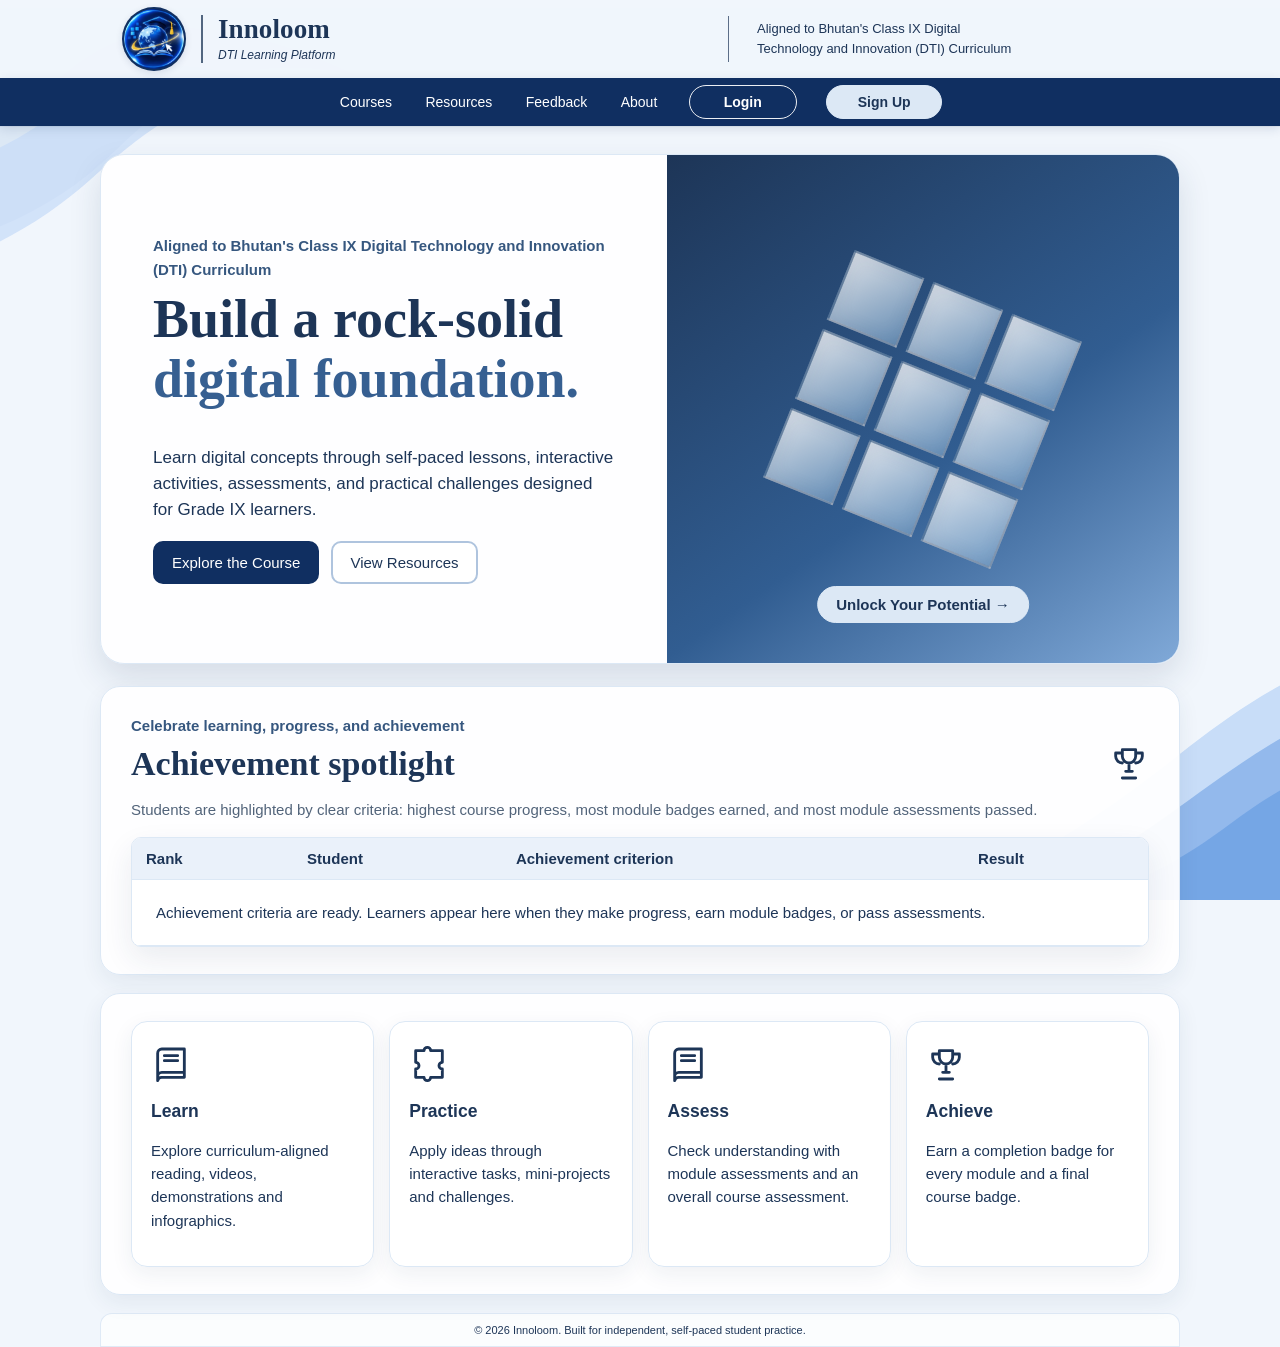
<file: index.html>
<!doctype html>
<html lang="en"><head><meta charset="utf-8"><meta name="viewport" content="width=device-width,initial-scale=1"><title>Innoloom — Grade IX DTI</title><link rel="stylesheet" href="css/styles.css"></head>
<body data-page="home"><header id="site-header"></header>
<main>
<section class="hero"><div class="hero-copy"><p class="eyebrow">Aligned to Bhutan's Class IX Digital Technology and Innovation (DTI) Curriculum</p><h1>Build a rock-solid <span>digital foundation.</span></h1><p class="lead">Learn digital concepts through self-paced lessons, interactive activities, assessments, and practical challenges designed for Grade IX learners.</p><div class="button-row"><a class="btn btn-primary" href="course.html">Explore the Course</a><a class="btn btn-outline" href="resources.html">View Resources</a></div></div><div class="hero-art"><div class="cube-grid"><span></span><span></span><span></span><span></span><span></span><span></span><span></span><span></span><span></span></div><div class="hero-badge">Unlock Your Potential →</div></div></section>
<section class="section"><div class="section-title"><div><p class="eyebrow">Celebrate learning, progress, and achievement</p><h2>Achievement spotlight</h2></div><span class="icon-chip"><svg class="ui-icon" viewBox="0 0 24 24" aria-hidden="true"><path d="M8 4h8v4a4 4 0 0 1-8 0zM8 6H4v2a4 4 0 0 0 4 4M16 6h4v2a4 4 0 0 1-4 4M12 12v5M8 21h8M10 17h4"/></svg></span></div><p class="muted">Students are highlighted by clear criteria: highest course progress, most module badges earned, and most module assessments passed.</p><div class="table-wrap"><table><thead><tr><th>Rank</th><th>Student</th><th>Achievement criterion</th><th>Result</th></tr></thead><tbody id="achievement-rows"></tbody></table></div></section>
<section class="section"><div class="pathway-grid"><article class="info-card"><div class="big-icon"><svg class="ui-icon" viewBox="0 0 24 24" aria-hidden="true"><path d="M4 5.5A2.5 2.5 0 0 1 6.5 3H20v17H6.5A2.5 2.5 0 0 0 4 22zM4 5.5v14A2.5 2.5 0 0 1 6.5 17H20M8 7h8M8 10h8"/></svg></div><h3>Learn</h3><p>Explore curriculum-aligned reading, videos, demonstrations and infographics.</p></article><article class="info-card"><div class="big-icon"><svg class="ui-icon" viewBox="0 0 24 24" aria-hidden="true"><path d="M4 4h5a2 2 0 1 1 4 0h7v7a2 2 0 1 0 0 4v5h-7a2 2 0 1 1-4 0H4v-5a2 2 0 1 0 0-4z"/></svg></div><h3>Practice</h3><p>Apply ideas through interactive tasks, mini-projects and challenges.</p></article><article class="info-card"><div class="big-icon"><svg class="ui-icon" viewBox="0 0 24 24" aria-hidden="true"><path d="M4 5.5A2.5 2.5 0 0 1 6.5 3H20v17H6.5A2.5 2.5 0 0 0 4 22zM4 5.5v14A2.5 2.5 0 0 1 6.5 17H20M8 7h8M8 10h8"/></svg></div><h3>Assess</h3><p>Check understanding with module assessments and an overall course assessment.</p></article><article class="info-card"><div class="big-icon"><svg class="ui-icon" viewBox="0 0 24 24" aria-hidden="true"><path d="M8 4h8v4a4 4 0 0 1-8 0zM8 6H4v2a4 4 0 0 0 4 4M16 6h4v2a4 4 0 0 1-4 4M12 12v5M8 21h8M10 17h4"/></svg></div><h3>Achieve</h3><p>Earn a completion badge for every module and a final course badge.</p></article></div></section>
</main><footer id="site-footer"></footer><script src="js/app.js"></script></body></html>
</file>
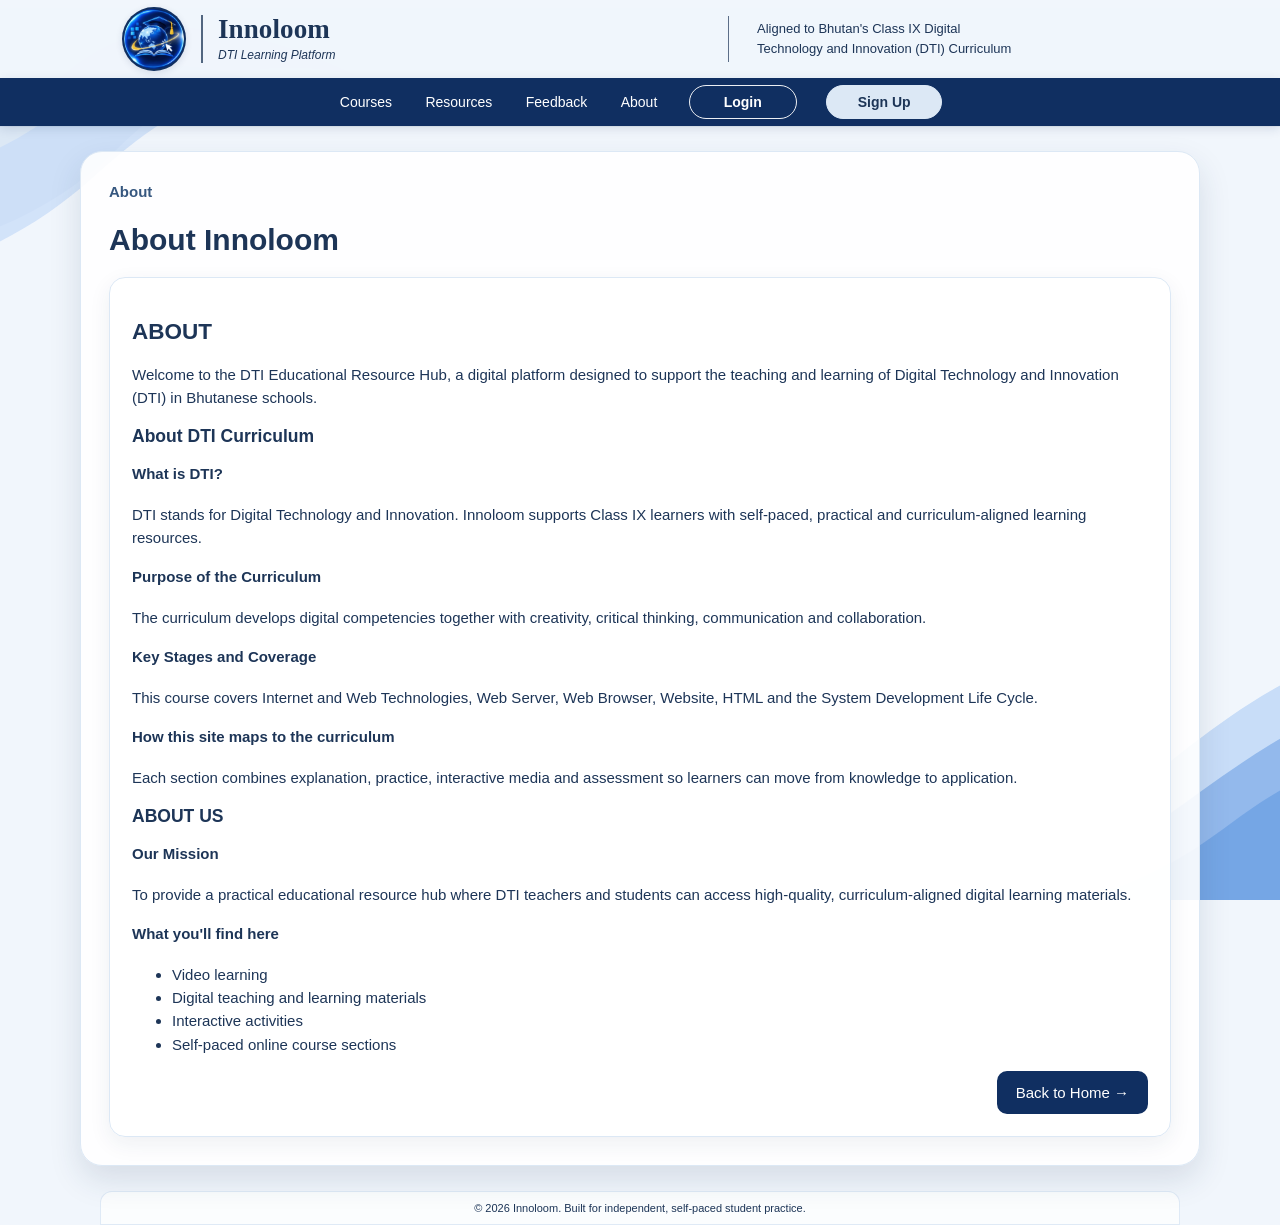
<file: about.html>
<!doctype html><html lang="en"><head><meta charset="utf-8"><meta name="viewport" content="width=device-width,initial-scale=1"><title>About — Innoloom</title><link rel="stylesheet" href="css/styles.css"></head>
<body data-page="about"><header id="site-header"></header><main class="page-shell reading-page"><p class="eyebrow">About</p><h1>About Innoloom</h1><div class="reading-card"><h2>ABOUT</h2><p>Welcome to the DTI Educational Resource Hub, a digital platform designed to support the teaching and learning of Digital Technology and Innovation (DTI) in Bhutanese schools.</p><h3>About DTI Curriculum</h3><h4>What is DTI?</h4><p>DTI stands for Digital Technology and Innovation. Innoloom supports Class IX learners with self-paced, practical and curriculum-aligned learning resources.</p><h4>Purpose of the Curriculum</h4><p>The curriculum develops digital competencies together with creativity, critical thinking, communication and collaboration.</p><h4>Key Stages and Coverage</h4><p>This course covers Internet and Web Technologies, Web Server, Web Browser, Website, HTML and the System Development Life Cycle.</p><h4>How this site maps to the curriculum</h4><p>Each section combines explanation, practice, interactive media and assessment so learners can move from knowledge to application.</p><h3>ABOUT US</h3><h4>Our Mission</h4><p>To provide a practical educational resource hub where DTI teachers and students can access high-quality, curriculum-aligned digital learning materials.</p><h4>What you'll find here</h4><ul><li>Video learning</li><li>Digital teaching and learning materials</li><li>Interactive activities</li><li>Self-paced online course sections</li></ul><div class="right"><a class="btn btn-primary" href="index.html">Back to Home →</a></div></div></main><footer id="site-footer"></footer><script src="js/app.js"></script></body></html>
</file>
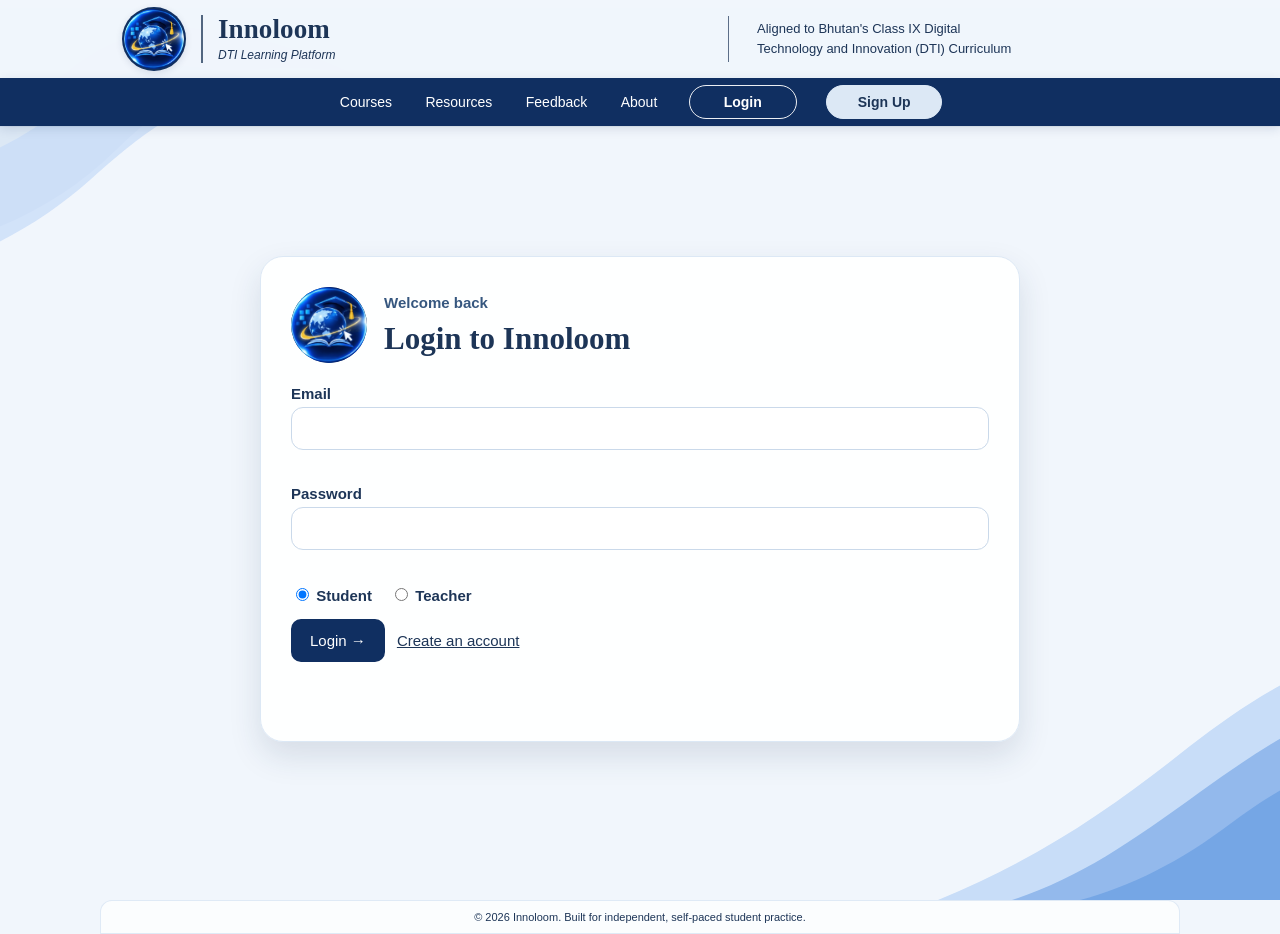
<file: course.html>
<!doctype html><html lang="en"><head><meta charset="utf-8"><meta name="viewport" content="width=device-width,initial-scale=1"><title>Course Overview — Innoloom</title><link rel="stylesheet" href="css/styles.css"></head>
<body data-page="course"><header id="site-header"></header><main class="course-overview"><section class="journey-hero"><p class="eyebrow">Grade IX Digital Technology & Innovation</p><h1>Your <span>Learning</span> Journey</h1><p>Learn the lesson, complete activities, pass the assessment, and unlock your badge.</p><div class="journey-steps"><div><span>1</span><b>Learn</b></div><div><span>2</span><b>Practice</b></div><div><span>3</span><b>Assessment</b></div><div><span><svg class="ui-icon" viewBox="0 0 24 24" aria-hidden="true"><path d="M8 4h8v4a4 4 0 0 1-8 0zM8 6H4v2a4 4 0 0 0 4 4M16 6h4v2a4 4 0 0 1-4 4M12 12v5M8 21h8M10 17h4"/></svg></span><b>Badge</b></div></div></section><section class="overview-cards"><article><div class="big-icon">📖</div><div><h2>1. LEARN</h2><p>Explore the lesson and understand the concepts.</p></div></article><article><div class="big-icon">🧩</div><div><h2>2. PRACTICE</h2><p>Complete activities and put your knowledge into action.</p></div></article><article><div class="big-icon">📝</div><div><h2>3. ASSESSMENT</h2><p>Take the section assessment and test your understanding.</p></div></article><article><div class="big-icon">🏅</div><div><h2>4. EARN YOUR BADGE</h2><p>Pass the assessment and earn your achievement badge.</p></div></article></section><section class="course-start"><div class="progress-panel"><div class="progress-head"><span>Your Progress</span><strong id="course-progress-label">0%</strong></div><div class="progress-track"><div id="course-progress-bar" class="progress-bar" style="width:0%"></div></div></div><a class="btn btn-primary large" href="module.html?m=1&s=intro">Start Learning Free →</a></section></main><footer id="site-footer"></footer><script src="js/app.js"></script></body></html>
</file>
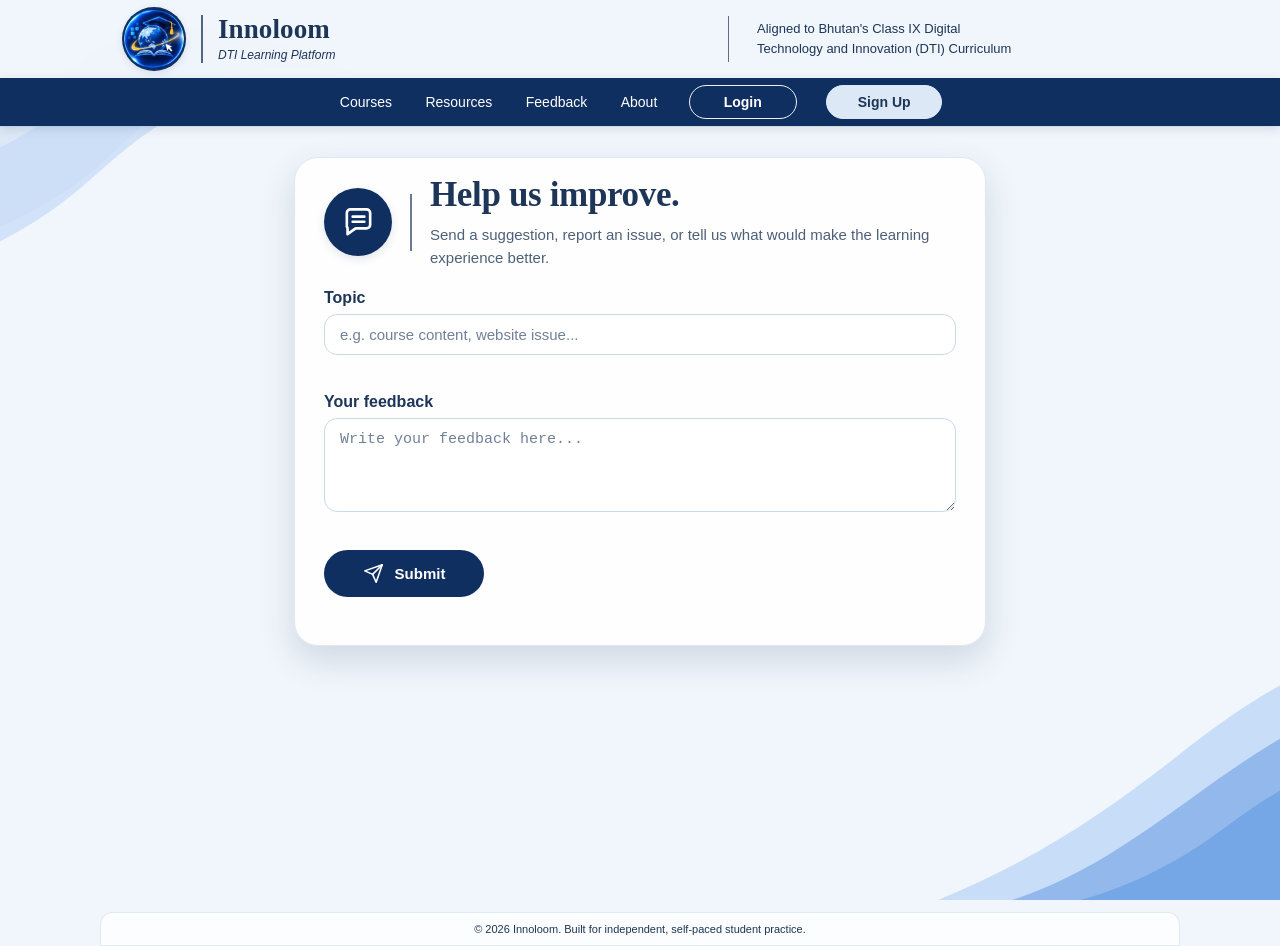
<file: feedback.html>
<!doctype html>
<html lang="en">
<head>
  <meta charset="utf-8">
  <meta name="viewport" content="width=device-width, initial-scale=1">
  <title>Feedback — Innoloom</title>
  <link rel="stylesheet" href="css/styles.css">
</head>
<body data-page="feedback">
  <header id="site-header"></header>

  <main class="auth-shell feedback-shell">
    <section class="auth-card feedback-card" aria-labelledby="feedback-title">
      <div class="feedback-intro">
        <span class="feedback-icon" aria-hidden="true">
          <svg viewBox="0 0 24 24" fill="none" stroke="currentColor" stroke-width="1.8" stroke-linecap="round" stroke-linejoin="round">
            <path d="M4 5.5A2.5 2.5 0 0 1 6.5 3h11A2.5 2.5 0 0 1 20 5.5v8a2.5 2.5 0 0 1-2.5 2.5H10l-5.5 4v-4.3A2.5 2.5 0 0 1 4 13.5z"/>
            <path d="M8 8h8M8 11.5h8"/>
          </svg>
        </span>
        <span class="feedback-heading-divider" aria-hidden="true"></span>
        <div class="feedback-intro-copy">
          <h1 id="feedback-title">Help us improve.</h1>
          <p>Send a suggestion, report an issue, or tell us what would make the learning experience better.</p>
        </div>
      </div>

      <form id="feedback-form" novalidate>
        <div class="form-group">
          <label for="feedback-topic">Topic</label>
          <input id="feedback-topic" name="topic" required maxlength="120" placeholder="e.g. course content, website issue...">
          <small class="field-error"></small>
        </div>
        <div class="form-group">
          <label for="feedback-text">Your feedback</label>
          <textarea id="feedback-text" name="feedback" rows="4" required minlength="10" maxlength="1000" placeholder="Write your feedback here..."></textarea>
          <small class="field-error"></small>
        </div>
        <button class="btn btn-primary feedback-submit" type="submit">
          <svg viewBox="0 0 24 24" fill="none" stroke="currentColor" stroke-width="1.8" stroke-linecap="round" stroke-linejoin="round" aria-hidden="true">
            <path d="m22 2-7 20-4-9-9-4Z"/>
            <path d="M22 2 11 13"/>
          </svg>
          Submit
        </button>
        <p id="feedback-message" class="form-message" role="status" aria-live="polite"></p>
      </form>
    </section>
  </main>

  <footer id="site-footer"></footer>
  <script src="js/app.js"></script>
</body>
</html>
</file>
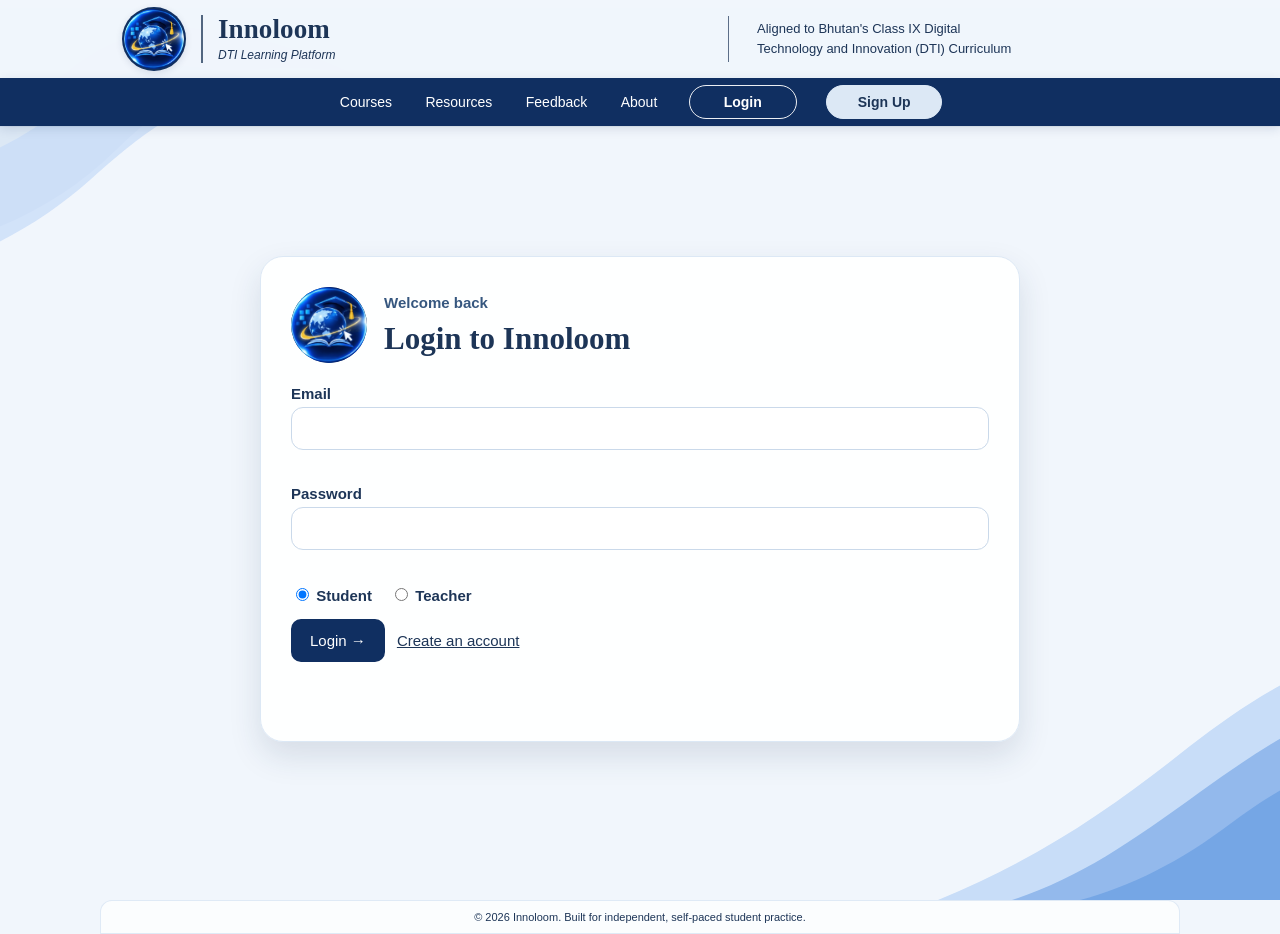
<file: login.html>
<!doctype html><html lang="en"><head><meta charset="utf-8"><meta name="viewport" content="width=device-width,initial-scale=1"><title>Login — Innoloom</title><link rel="stylesheet" href="css/styles.css"></head>
<body data-page="login"><header id="site-header"></header><main class="auth-shell"><section class="auth-card"><div class="auth-heading"><img class="auth-logo" src="assets/innoloom-logo.png" alt="Innoloom logo"><div><p class="eyebrow">Welcome back</p><h1>Login to Innoloom</h1></div></div><form id="login-form" novalidate><div class="form-group"><label for="login-email">Email</label><input id="login-email" type="email" required autocomplete="email"><small class="field-error"></small></div><div class="form-group"><label for="login-password">Password</label><input id="login-password" type="password" required autocomplete="current-password"><small class="field-error"></small></div><div class="role-switch"><label><input type="radio" name="role" value="student" checked> Student</label><label><input type="radio" name="role" value="teacher"> Teacher</label></div><div class="button-row"><button class="btn btn-primary" type="submit">Login →</button><a class="text-link" href="signup.html">Create an account</a></div><p id="login-message" class="form-message"></p></form></section></main><footer id="site-footer"></footer><script src="js/app.js"></script></body></html>
</file>
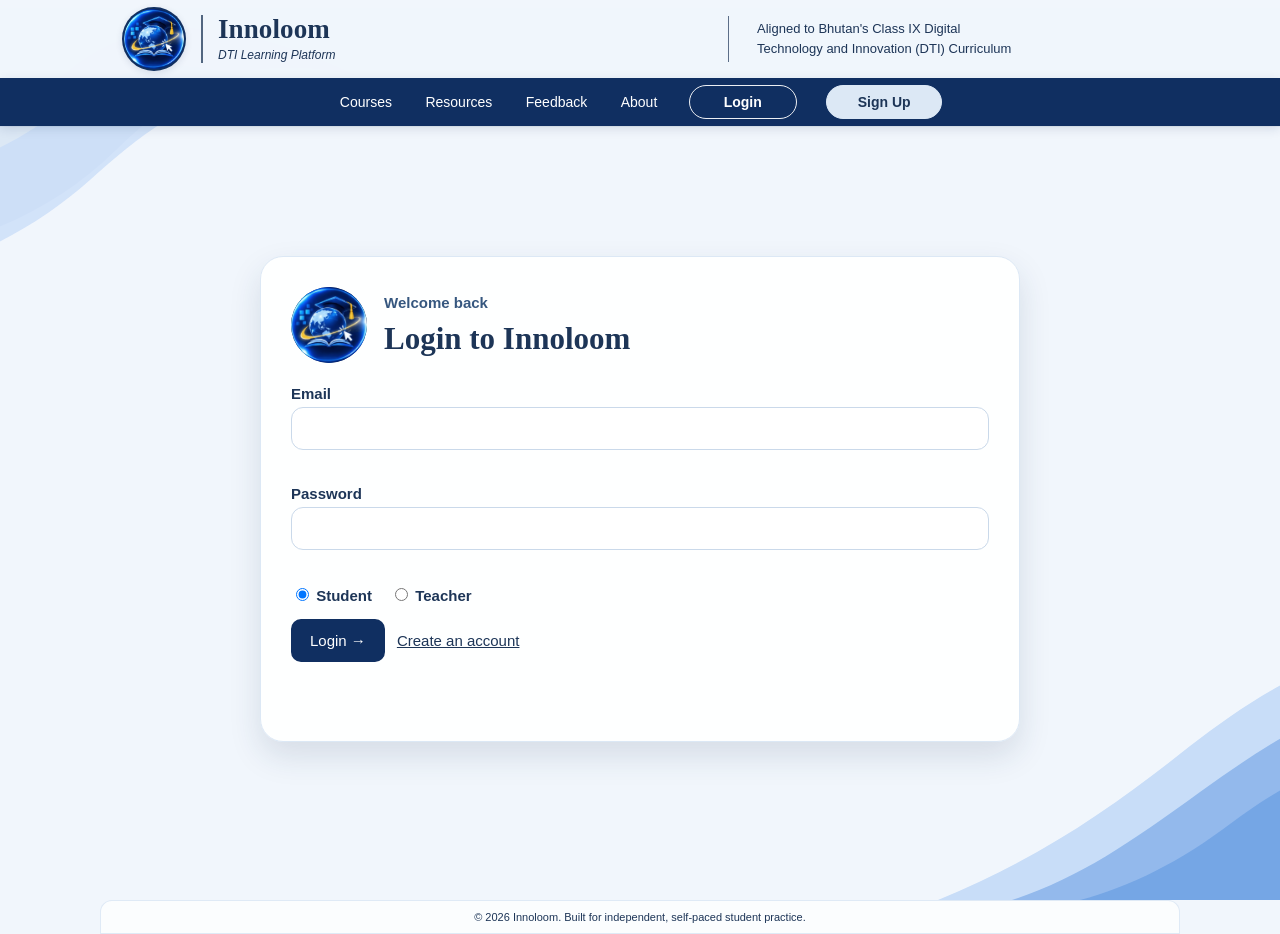
<file: module.html>
<!doctype html><html lang="en"><head><meta charset="utf-8"><meta name="viewport" content="width=device-width,initial-scale=1"><title>Learning — Innoloom</title><link rel="stylesheet" href="css/styles.css"></head>
<body data-page="module"><header id="site-header"></header><main class="learning-shell"><aside id="course-sidebar" class="course-sidebar"></aside><section class="learning-main"><div class="progress-panel sticky-progress"><div class="progress-head"><span>Your Progress</span><strong id="progress-label">0%</strong></div><div class="progress-track"><div id="progress-bar" class="progress-bar"></div></div></div><div id="learning-content"></div><div class="learning-nav"><a id="prev-link" class="btn btn-outline" href="#">← Back</a><button id="complete-section" class="btn btn-primary">Mark as complete</button><a id="next-link" class="btn btn-primary" href="#">Next →</a></div><div id="badge-area"></div></section></main><footer id="site-footer"></footer><script src="js/app.js"></script></body></html>
</file>
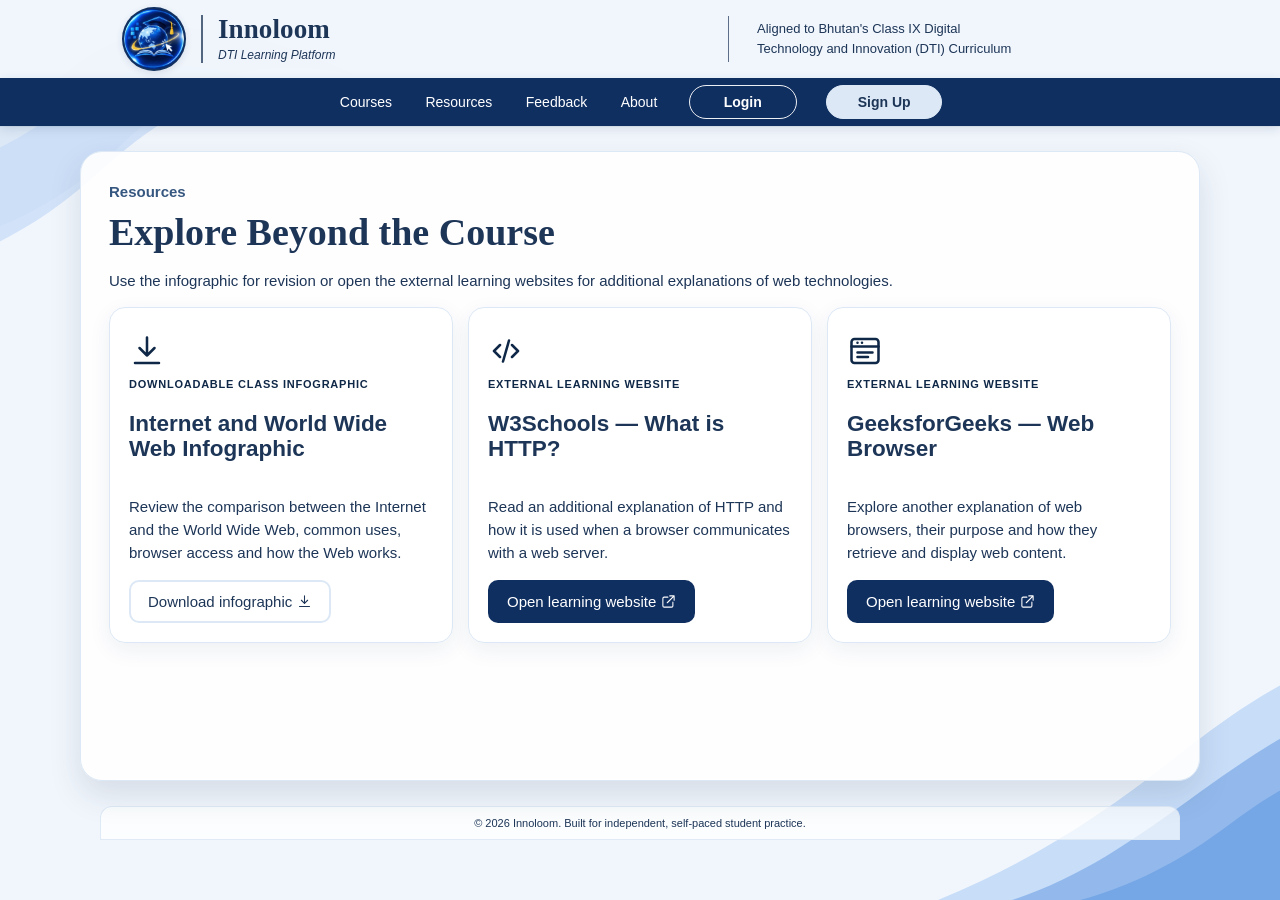
<file: resources.html>
<!doctype html><html lang="en"><head><meta charset="utf-8"><meta name="viewport" content="width=device-width,initial-scale=1"><title>Resources — Innoloom</title><link rel="stylesheet" href="css/styles.css"></head>
<body data-page="resources"><header id="site-header"></header><main class="page-shell"><section class="page-heading"><p class="eyebrow">Resources</p><h1>Explore Beyond the Course</h1><p>Use the infographic for revision or open the external learning websites for additional explanations of web technologies.</p></section><div id="resource-grid" class="resource-grid"></div></main><footer id="site-footer"></footer><script src="js/app.js"></script></body></html>
</file>
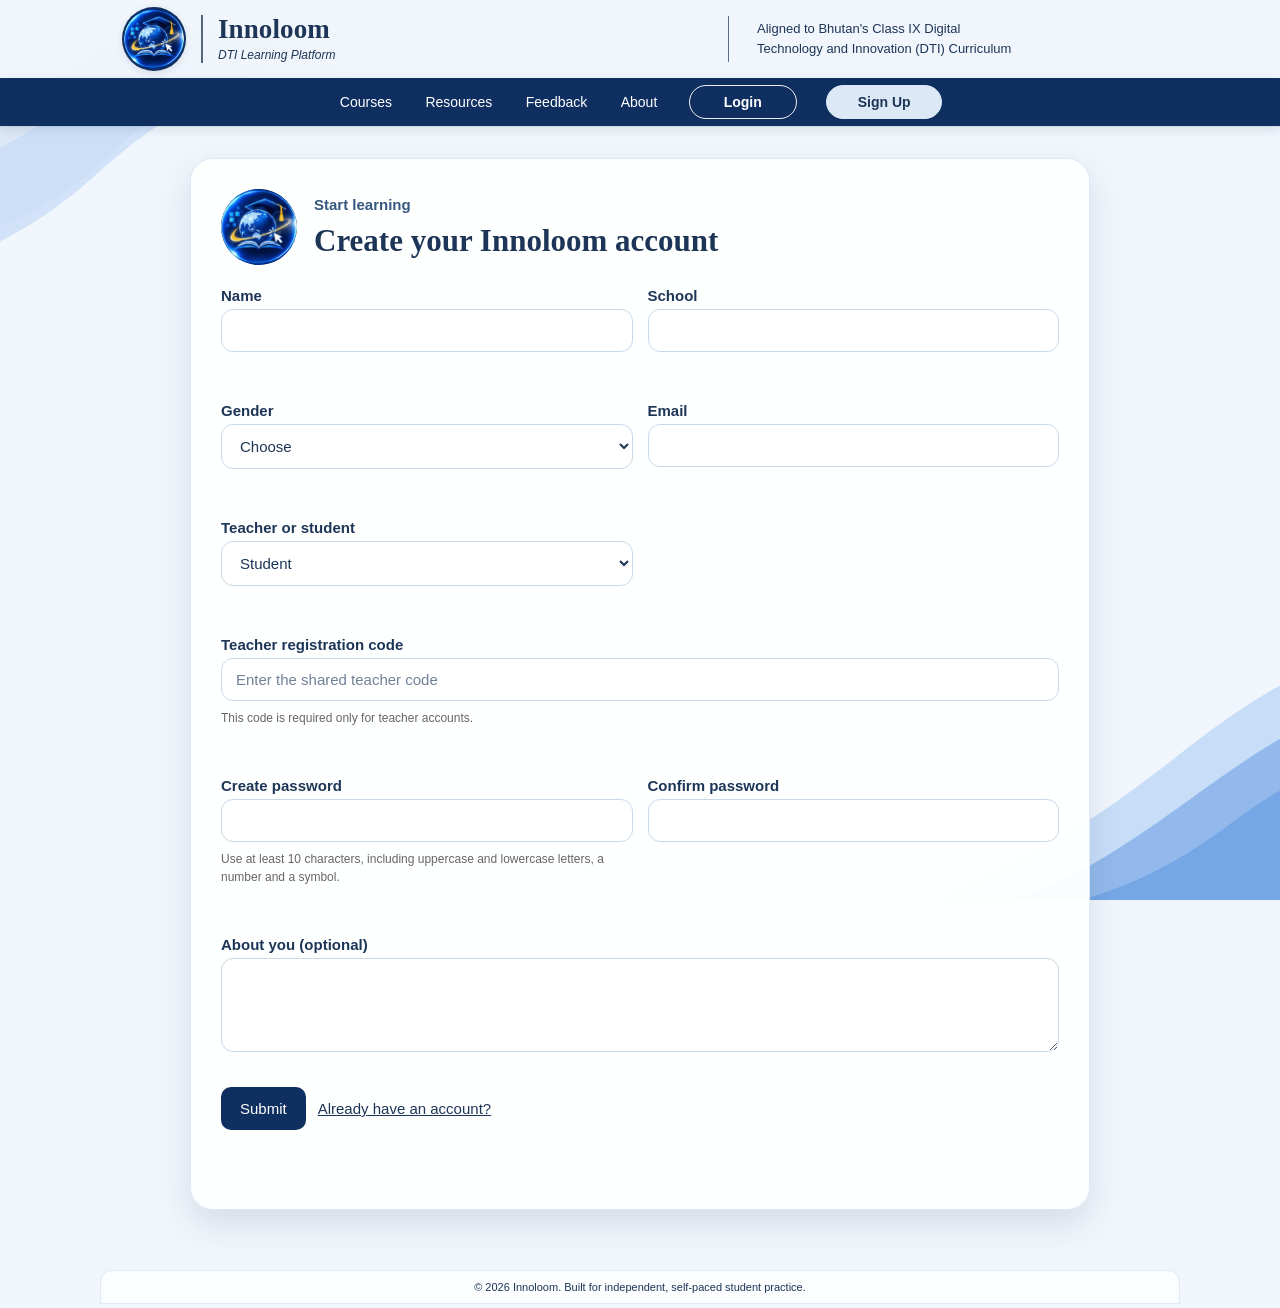
<file: signup.html>
<!doctype html><html lang="en"><head><meta charset="utf-8"><meta name="viewport" content="width=device-width,initial-scale=1"><title>Sign Up — Innoloom</title><link rel="stylesheet" href="css/styles.css"></head>
<body data-page="signup"><header id="site-header"></header><main class="auth-shell"><section class="auth-card wide"><div class="auth-heading"><img class="auth-logo" src="assets/innoloom-logo.png" alt="Innoloom logo"><div><p class="eyebrow">Start learning</p><h1>Create your Innoloom account</h1></div></div><form id="signup-form" novalidate><div class="form-grid"><div class="form-group"><label>Name</label><input id="signup-name" name="name" required minlength="2" maxlength="80"><small class="field-error"></small></div><div class="form-group"><label>School</label><input id="signup-school" name="school" required minlength="2" maxlength="120"><small class="field-error"></small></div><div class="form-group"><label>Gender</label><select id="signup-gender" name="gender" required><option value="">Choose</option><option>Male</option><option>Female</option><option>Prefer not to say</option></select><small class="field-error"></small></div><div class="form-group"><label>Email</label><input id="signup-email" name="email" type="email" required><small class="field-error"></small></div><div class="form-group"><label>Teacher or student</label><select id="signup-role" name="role" required><option value="student">Student</option><option value="teacher">Teacher</option></select><small class="field-error"></small></div><div class="form-group full" id="teacher-code-group" hidden><label for="signup-teacher-code">Teacher registration code</label><input id="signup-teacher-code" name="teacherCode" type="password" autocomplete="off" placeholder="Enter the shared teacher code" disabled><small class="field-hint">This code is required only for teacher accounts.</small><small class="field-error"></small></div><div class="form-group"><label>Create password</label><input id="signup-password" name="password" type="password" required autocomplete="new-password"><small class="field-hint">Use at least 10 characters, including uppercase and lowercase letters, a number and a symbol.</small><small class="field-error"></small></div><div class="form-group"><label>Confirm password</label><input id="signup-confirm" name="confirmPassword" type="password" required><small class="field-error"></small></div><div class="form-group full"><label>About you (optional)</label><textarea id="signup-bio" name="bio" rows="4" maxlength="500"></textarea><small class="field-error"></small></div></div><div class="button-row"><button class="btn btn-primary" type="submit">Submit</button><a class="text-link" href="login.html">Already have an account?</a></div><p id="signup-message" class="form-message"></p></form></section></main><footer id="site-footer"></footer><script src="js/app.js"></script></body></html>
</file>
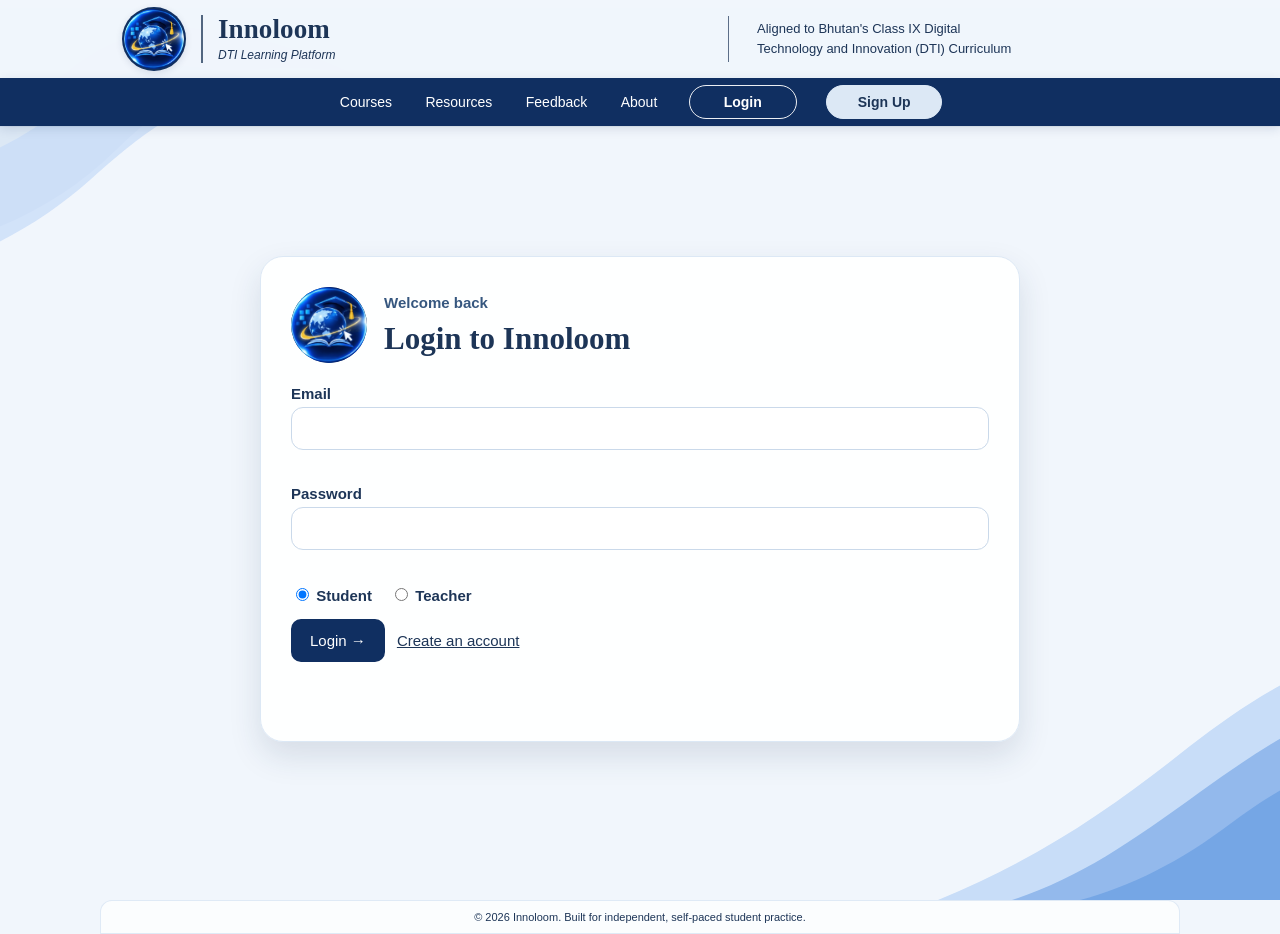
<file: teacher.html>
<!doctype html><html lang="en"><head><meta charset="utf-8"><meta name="viewport" content="width=device-width,initial-scale=1"><title>Teacher Dashboard — Innoloom</title><link rel="stylesheet" href="css/styles.css"></head>
<body data-page="teacher"><header id="site-header"></header><main class="page-shell"><section class="page-heading"><p class="eyebrow">Teacher dashboard</p><h1>Create class & monitor learning</h1><p>Add a class, assign students by email, and check student progress.</p></section><div class="teacher-grid"><section class="panel"><div class="panel-head"><h2>Create class</h2><span class="pill">Teacher only</span></div><form id="class-form"><div class="form-group"><label>Class / section</label><input id="class-name" required placeholder="e.g. Class IX A"></div><button class="btn btn-primary" type="submit">Create class</button><p id="class-message" class="form-message"></p></form><div id="class-list" class="class-list"></div></section><section class="panel"><div class="panel-head"><h2>Add student</h2></div><form id="student-form"><div class="form-group"><label>Student email</label><input id="student-email" type="email" required placeholder="student@example.com"></div><div class="form-group"><label>Class</label><select id="student-class" required></select></div><button class="btn btn-primary" type="submit">+ Add Student</button><p id="student-message" class="form-message"></p></form></section></div><section class="panel"><div class="panel-head"><h2>Student progress</h2><span id="teacher-summary" class="muted"></span></div><div class="table-wrap"><table><thead><tr><th>Name</th><th>Email</th><th>Status</th><th>Progress</th><th>Badges</th></tr></thead><tbody id="student-progress-rows"></tbody></table></div></section></main><footer id="site-footer"></footer><script src="js/app.js"></script></body></html>
</file>
<file: css/styles.css>
:root{--teal:#2f8582;--teal-dark:#226b68;--navy:#2e377d;--ink:#1c1c1c;--muted:#686868;--paper:#fff;--soft:#f6f7f6;--line:#d8d8d8;--panel:#e7e4e4;--accent:#9fd5f3;--gold:#dfaf34;--danger:#c83b3b;--success:#2f8d67;--shadow:0 10px 28px rgba(0,0,0,.08)}
*{box-sizing:border-box}html{scroll-behavior:smooth}body{margin:0;background:#171616;color:var(--ink);font-family:Georgia,'Times New Roman',serif}body,button,input,select,textarea{font-size:15px}a{text-decoration:none;color:inherit}button{cursor:pointer}h1,h2,h3,h4{line-height:1.12}p,li{line-height:1.55}.site-header{background:var(--teal);color:#fff}.header-inner{max-width:1180px;margin:auto;padding:16px 22px;display:flex;align-items:center;gap:20px}.brand{display:flex;gap:12px;align-items:center}.logo-mark{width:46px;height:46px;border-radius:50%;display:grid;place-items:center;background:#072b4b;color:#7ed8f5;border:2px solid rgba(255,255,255,.3);font:28px Georgia}.brand-text strong{display:block;font:700 19px Georgia}.brand-text span{font-size:12px}.header-curriculum{flex:1;text-align:right;font-size:12px}.top-nav{background:var(--navy)}.top-nav-inner{max-width:1180px;margin:auto;display:flex;justify-content:flex-end;gap:24px;align-items:center;padding:8px 22px;overflow:auto}.top-nav a{color:#fff;white-space:nowrap;font-size:14px}.user-pill{font:12px Arial;background:rgba(255,255,255,.15);padding:5px 9px;border-radius:999px;color:#fff}.top-nav .btn{font:12px Arial}.btn{display:inline-flex;align-items:center;justify-content:center;border-radius:10px;padding:11px 17px;border:2px solid transparent}.btn-primary{background:var(--teal);color:#fff;border-color:var(--teal)}.btn-primary:hover{background:var(--teal-dark);border-color:var(--teal-dark)}.btn-outline{background:#fff;color:var(--teal);border-color:var(--teal)}.btn-outline:hover{background:#edf7f6}.btn.large{padding:14px 22px;font-size:17px}.button-row{display:flex;gap:12px;flex-wrap:wrap;align-items:center}.text-link{color:var(--navy);text-decoration:underline}.muted{color:var(--muted)}
main{max-width:1180px;margin:auto;background:#fff;min-height:70vh}.site-footer{max-width:1180px;margin:auto;background:#73b8bf;padding:8px 18px;font-size:10px}
.hero{display:grid;grid-template-columns:1.05fr .95fr;min-height:510px}.hero-copy{padding:64px 52px;display:flex;flex-direction:column;justify-content:center}.eyebrow{color:var(--teal);font-weight:700;margin:0 0 8px}.hero h1{font-size:54px;margin:0 0 18px}.hero h1 span{color:var(--teal)}.lead{max-width:650px;font-size:17px}.hero-art{position:relative;display:grid;place-items:center;background:linear-gradient(135deg,#0a3842,#0c7470 55%,#159b90)}.cube-grid{display:grid;grid-template-columns:repeat(3,75px);gap:10px;transform:rotate(22deg)}.cube-grid span{display:block;height:75px;border:2px solid rgba(125,245,231,.7);background:linear-gradient(135deg,rgba(54,216,198,.4),rgba(2,44,56,.8));box-shadow:0 0 18px rgba(80,240,220,.18) inset}.hero-badge{position:absolute;bottom:40px;left:50%;transform:translateX(-50%);background:#f0e8bd;color:#245653;padding:9px 18px;border-radius:999px;font-weight:700;white-space:nowrap}
.section{padding:38px 42px}.section-title{display:flex;justify-content:space-between;align-items:flex-end}.section-title h2{margin:0;font-size:34px}.icon-chip{font-size:34px}.table-wrap{overflow:auto;border:1px solid var(--line);border-radius:10px}.table-wrap table{width:100%;border-collapse:collapse;min-width:620px}.table-wrap th,.table-wrap td{padding:12px 14px;border-bottom:1px solid var(--line);text-align:left}.table-wrap th{background:#f1f1f1}.pathway-grid{display:grid;grid-template-columns:repeat(4,1fr);gap:15px}.info-card{background:#eef1f0;border:1px solid #ddd;border-radius:13px;padding:18px}.big-icon{font-size:36px}
.auth-shell{padding:45px 20px;display:grid;place-items:center}.auth-card{width:min(570px,100%);background:#f6eeee;padding:30px;border-radius:16px;box-shadow:var(--shadow)}.auth-card.wide{width:min(900px,100%)}.auth-heading{display:flex;align-items:center;gap:14px;margin-bottom:22px}.auth-heading h1{margin:2px 0;font-size:29px}.form-grid{display:grid;grid-template-columns:repeat(2,1fr);gap:15px}.form-group{display:flex;flex-direction:column;gap:5px;margin-bottom:12px}.form-group.full{grid-column:1/-1}.form-group input,.form-group select,.form-group textarea{padding:10px 11px;border:1px solid #cfcfcf;border-radius:9px;background:#fff}.field-error{min-height:17px;color:var(--danger);font:12px Arial}.form-message{min-height:19px;font-weight:700}.form-message.error{color:var(--danger)}.form-message.success{color:var(--success)}.role-switch{display:flex;gap:18px;margin:5px 0 15px}
.course-overview{padding:28px}.journey-hero{border:1px solid #ddd;padding:24px}.journey-hero h1{font-size:40px;margin:0 0 8px}.journey-hero h1 span{color:var(--teal)}.journey-steps{display:grid;grid-template-columns:repeat(4,1fr);gap:14px;margin-top:25px}.journey-steps>div{display:flex;flex-direction:column;align-items:center;gap:7px;position:relative}.journey-steps>div:not(:last-child):after{content:"";position:absolute;top:20px;left:60%;width:82%;border-top:1px dashed #aaa}.journey-steps span{z-index:1;width:40px;height:40px;border-radius:50%;background:#2c7377;color:#fff;display:grid;place-items:center}.overview-cards{display:grid;gap:14px;margin-top:20px}.overview-cards article{display:grid;grid-template-columns:70px 1fr;gap:13px;align-items:center;background:#ddd;border:1px solid #bbb;border-radius:11px;padding:18px}.overview-cards h2{color:var(--teal-dark);margin:0;font-size:19px}.overview-cards p{margin:2px 0}.course-start{margin-top:22px;padding:20px;background:#f3f3f3;border:1px solid #ddd;display:flex;justify-content:space-between;gap:18px;align-items:end}.progress-panel{background:#fff;border:1px solid #ddd;border-radius:9px;padding:11px;min-width:280px}.progress-head{display:flex;justify-content:space-between;font:13px Arial;margin-bottom:4px}.progress-track{height:11px;background:#ececec;border-radius:999px;overflow:hidden}.progress-bar{height:100%;background:var(--teal);transition:width .25s}
.learning-shell{padding:18px;display:grid;grid-template-columns:250px 1fr;gap:18px}.course-sidebar{align-self:start;position:sticky;top:110px;max-height:calc(100vh - 125px);overflow:auto;border:2px solid #2c2c2c;background:#fff}.sidebar-title{padding:11px;background:#f0f0f0;font-weight:700}.sidebar-module{border-top:1px solid #ddd}.sidebar-module>a{display:block;padding:8px 10px}.sidebar-module>a.active{background:#dcefee;font-weight:700}.sidebar-sub{display:block;padding:6px 14px;font-size:13px}.sidebar-sub.active{border-left:3px solid var(--teal);background:#f0f8f7;font-weight:700}.learning-main{min-width:0}.sticky-progress{position:sticky;top:110px;z-index:10;margin-bottom:12px}.lesson-card{border:1px solid #d1d4d4;border-radius:13px;padding:26px;box-shadow:var(--shadow)}.lesson-card h1{font-size:33px;margin:0 0 9px}.lesson-card h2{font-size:22px}.lesson-card p,.lesson-card li{font-size:15px}.lesson-banner{background:#e1f2f0;border-left:5px solid var(--teal);padding:13px;margin:17px 0}.callout{background:#f6f0d4;border:1px solid #dfd3a5;padding:15px;border-radius:10px}.video-shell{background:#152126;border-radius:12px;overflow:hidden}.video-screen{height:320px;display:grid;place-items:center;text-align:center;color:#fff;background:radial-gradient(circle at 50% 45%,#2f8d87,#12353e 55%,#091419)}.video-play{width:70px;height:70px;border:0;border-radius:50%;font-size:28px}.video-info{color:#fff;display:flex;gap:9px;align-items:center;padding:9px 11px}.video-info input{flex:1}.drag-zone{display:grid;grid-template-columns:1fr 1fr;gap:15px}.drag-bank,.drop-column{padding:13px;border-radius:11px}.drag-bank{min-height:120px;background:#f7f7f7;border:2px dashed #aaa}.drop-column{min-height:200px;background:#fbffff;border:2px solid #c6dbda}.draggable{padding:9px 10px;background:#fff;border:1px solid #bbb;border-radius:8px;margin:7px 0;cursor:grab}.draggable.correct{border-color:var(--success);background:#eaf7f1}.draggable.wrong{border-color:var(--danger);background:#fff1f1}.mcq{display:grid;gap:12px}.mcq-option{display:block;padding:12px;border:1px solid #ccc;border-radius:9px;background:#fff;margin:7px 0}.section-tabs{display:grid;grid-template-columns:repeat(2,1fr);gap:14px}.section-tab{border:0;background:#dfe2e1;padding:22px;border-radius:11px;cursor:pointer}.section-tab.active{background:#cfe2e1;border:2px solid var(--teal)}.code-demo{display:grid;grid-template-columns:1fr 1fr;gap:14px}.code-editor{width:100%;min-height:260px;background:#101820;color:#d7f6ea;border-radius:10px;padding:16px;font-family:monospace}.code-preview{background:#fff;border:1px solid #ddd;border-radius:10px;padding:17px;min-height:260px}.learning-nav{display:flex;justify-content:space-between;align-items:center;gap:10px;flex-wrap:wrap;margin-top:15px}.badge-card{text-align:center;background:linear-gradient(135deg,#fff8d2,#fff);border:2px solid var(--gold);border-radius:13px;padding:19px;margin-top:16px}.badge-card .badge-icon{font-size:48px}.infographic-mock{display:grid;grid-template-columns:1fr 1fr;gap:12px}.infographic-box{padding:16px;border-radius:11px;border:1px solid #b9cfcf;background:#edf8f6}.infographic-box h3{color:var(--teal-dark);margin-top:0}
.page-shell{padding:34px 28px}.page-heading h1{font-size:38px;margin:0 0 10px}.resource-grid{display:grid;grid-template-columns:repeat(3,1fr);gap:15px}.resource-card{border:1px solid #ddd;background:#f8faf9;border-radius:13px;padding:17px;display:flex;flex-direction:column}.resource-icon{font-size:38px}.resource-actions{display:flex;gap:8px;flex-wrap:wrap;margin-top:auto}.reading-page{max-width:none}.reading-card{background:#eee;border:1px solid #ddd;padding:22px}.right{text-align:right}.teacher-grid{display:grid;grid-template-columns:1fr 1fr;gap:16px}.panel{background:#fff;border:1px solid #ddd;border-radius:13px;padding:19px;box-shadow:var(--shadow)}.panel-head{display:flex;justify-content:space-between;align-items:center;gap:10px;margin-bottom:13px}.panel-head h2{margin:0}.pill{font:12px Arial;background:#e6f4f2;color:var(--teal-dark);padding:5px 9px;border-radius:999px}.class-list{display:flex;flex-wrap:wrap;gap:8px;margin-top:15px}.class-chip{padding:8px 11px;border:1px solid #bbb;background:#fff;border-radius:8px}.class-chip.active{background:#dff2ef;border-color:var(--teal)}.progress-mini{width:110px;height:8px;background:#eee;border-radius:999px;overflow:hidden;display:inline-block}.progress-mini span{display:block;height:100%;background:var(--teal)}
@media(max-width:900px){.hero{grid-template-columns:1fr}.hero-art{min-height:340px}.pathway-grid,.resource-grid{grid-template-columns:repeat(2,1fr)}.learning-shell{grid-template-columns:1fr}.course-sidebar{position:static;max-height:none}.teacher-grid{grid-template-columns:1fr}.code-demo{grid-template-columns:1fr}}
@media(max-width:640px){.header-inner{flex-wrap:wrap}.header-curriculum{text-align:left;flex-basis:100%}.top-nav-inner{justify-content:flex-start}.hero-copy{padding:40px 23px}.hero h1{font-size:41px}.section{padding:30px 20px}.form-grid{grid-template-columns:1fr}.form-group.full{grid-column:auto}.journey-steps{grid-template-columns:repeat(2,1fr)}.journey-steps>div:after{display:none!important}.course-start{flex-direction:column;align-items:stretch}.drag-zone,.infographic-mock,.section-tabs{grid-template-columns:1fr}.pathway-grid,.resource-grid{grid-template-columns:1fr}}

/* Validation feedback and separate authentication navigation */
.field-hint{display:block;color:#666;font:12px/1.5 Arial,sans-serif;margin-top:3px}
.field-error{display:block;min-height:18px;color:#b42318;font:12px/1.5 Arial,sans-serif}
input[aria-invalid="true"],select[aria-invalid="true"],textarea[aria-invalid="true"]{border:2px solid #b42318!important;background:#fff7f6!important}
.form-message.error{color:#b42318;background:#fff0ee;padding:9px;border-radius:8px}
.form-message.success{color:#17663c;background:#eaf8ef;padding:9px;border-radius:8px}
.top-nav a.auth-nav-link{display:inline-block;padding:7px 14px;border:1px solid #fff;border-radius:8px;color:#fff;text-decoration:none}
.top-nav a.auth-nav-signup{background:#fff;color:#2e377d;font-weight:700}
.top-nav a.auth-nav-link:hover{opacity:.86}
input:focus-visible,select:focus-visible,textarea:focus-visible,button:focus-visible,a:focus-visible{outline:3px solid #85cfff;outline-offset:2px}


/* =========================================================
   Interaction polish: hovers, focus, locked course links,
   and a viewport-fixed course progress tracker.
   ========================================================= */
:root { --hover-lift: translateY(-2px); }

.btn,
button,
.top-nav a,
.brand,
.sidebar-module a,
.sidebar-sub,
.class-chip,
.section-tab,
.resource-card,
.info-card,
.overview-cards article,
.overview-card,
.mcq-option,
.draggable,
.resource-actions a,
.resource-actions button {
  transition: background-color .18s ease, color .18s ease, border-color .18s ease,
              box-shadow .18s ease, transform .18s ease, opacity .18s ease;
}

.btn:not(:disabled):hover,
button:not(:disabled):hover {
  transform: translateY(-1px);
  box-shadow: 0 5px 15px rgba(17, 65, 69, .16);
}

.btn-primary:not(:disabled):hover {
  background: var(--teal-dark, #226b68);
  filter: brightness(.96);
}

.btn-outline:hover,
.text-link:hover {
  background: #edf8f7;
  color: var(--teal-dark, #226b68);
}

.top-nav a:hover {
  color: #e0fbf9;
  text-decoration: underline;
  text-underline-offset: 4px;
}

.brand:hover .logo-mark {
  transform: rotate(-8deg) scale(1.05);
  box-shadow: 0 0 0 4px rgba(255,255,255,.13);
}

.resource-card:hover,
.info-card:hover,
.overview-cards article:hover,
.overview-card:hover,
.panel:hover {
  transform: translateY(-3px);
  box-shadow: 0 12px 26px rgba(0,0,0,.09);
  border-color: #a8ceca;
}

.sidebar-module a:hover,
.sidebar-sub:hover {
  background: #eaf5f4;
  color: #195f5d;
  padding-left: 18px;
}

.sidebar-module a.is-locked,
.sidebar-sub.is-locked {
  color: #8a8a8a;
  cursor: not-allowed;
  background: #f7f7f7;
}

.sidebar-module a.is-locked:hover,
.sidebar-sub.is-locked:hover {
  padding-left: 10px;
  color: #6f6f6f;
  background: #f0f0f0;
}

.class-chip:hover,
.section-tab:hover,
.mcq-option:hover {
  background: #e8f5f3;
  border-color: var(--teal, #2f8582);
}

.draggable:hover {
  border-color: var(--teal, #2f8582);
  box-shadow: 0 4px 12px rgba(0,0,0,.08);
}

.btn:disabled,
button:disabled,
.is-disabled,
a[aria-disabled="true"] {
  opacity: .52;
  cursor: not-allowed;
  box-shadow: none !important;
  transform: none !important;
}

/* Fixed at the same screen position on every learning section. */
body[data-page="module"] .learning-shell {
  padding-bottom: 100px;
}

body[data-page="module"] .sticky-progress {
  position: fixed;
  top: auto;
  bottom: 0;
  left: 0;
  right: 0;
  z-index: 1000;
  width: 100%;
  min-width: 0;
  margin: 0;
  padding: 10px max(16px, calc((100vw - 1144px) / 2));
  border-radius: 0;
  border: 0;
  border-top: 1px solid #d2dddd;
  box-shadow: 0 -6px 22px rgba(0,0,0,.12);
  display: grid;
  grid-template-columns: minmax(190px, 280px) minmax(100px, 1fr);
  gap: 18px;
  align-items: center;
}

body[data-page="module"] .sticky-progress .progress-head {
  margin: 0;
  align-items: center;
}

body[data-page="module"] .sticky-progress .progress-track {
  height: 12px;
}

body[data-page="module"] .sticky-progress .progress-bar {
  transition: width .35s ease;
}

#next-link.is-disabled {
  pointer-events: auto;
}

@media (max-width: 640px) {
  body[data-page="module"] .sticky-progress {
    grid-template-columns: 1fr;
    gap: 5px;
    padding: 8px 14px 10px;
  }
  body[data-page="module"] .learning-shell {
    padding-bottom: 112px;
  }
}

@media (prefers-reduced-motion: reduce) {
  *, *::before, *::after {
    scroll-behavior: auto !important;
    transition-duration: .01ms !important;
    animation-duration: .01ms !important;
  }
}


/* ---------------------------------------------------------
   New interactive video player and congratulatory pop-ups
   --------------------------------------------------------- */
.video-activity { margin-top: 16px; }
#lesson-video { display: block; width: 100%; max-height: 520px; background: #07151d; border-radius: 12px 12px 0 0; }
.video-toolbar { display: flex; align-items: center; gap: 10px; flex-wrap: wrap; padding: 12px; background: #f1f6f5; border: 1px solid #d8e4e2; border-radius: 0 0 12px 12px; }
.video-toolbar label { font-weight: 700; }
.video-toolbar select { min-width: 120px; padding: 8px 10px; border: 1px solid #b9cdca; border-radius: 8px; background: #fff; }
.video-download { margin-left: auto; }
.video-instructions { margin: 12px 0 5px; color: var(--muted); font-size: 14px; }
#video-status { margin-top: 6px; }
.video-question-modal[hidden], .innoloom-modal[hidden] { display: none !important; }
.video-question-modal, .innoloom-modal { position: fixed; inset: 0; z-index: 5000; display: grid; place-items: center; padding: 18px; overflow-y: auto; background: rgba(5, 20, 29, .74); backdrop-filter: blur(4px); }
.video-question-dialog, .badge-dialog { width: min(570px, 100%); max-height: calc(100vh - 36px); overflow-y: auto; background: #fff; color: var(--ink); border-radius: 20px; padding: 28px; box-shadow: 0 24px 80px rgba(0,0,0,.3); animation: innoloom-pop .22s ease-out; }
.video-question-dialog h2, .badge-dialog h2 { margin-top: 5px; margin-bottom: 12px; }
.video-question-options { display: grid; gap: 10px; margin: 16px 0; }
.video-question-option { display: flex; align-items: flex-start; gap: 10px; padding: 13px; border: 1px solid #d4dfde; border-radius: 11px; cursor: pointer; transition: background .18s, border-color .18s, transform .18s; }
.video-question-option:hover { background: #edf8f6; border-color: var(--teal); transform: translateY(-1px); }
.video-question-option input { margin-top: 4px; accent-color: var(--teal); }
.video-answer-correct { border-radius: 12px; padding: 15px; background: #edf8f0; border: 1px solid #b7dfc5; }
.video-answer-correct strong { color: #17663c; font-size: 18px; }
.badge-dialog { position: relative; text-align: center; border: 2px solid var(--gold); background: radial-gradient(circle at top, #fff6cc, #fff 58%); }
.badge-dialog-icon { font-size: 78px; line-height: 1.15; margin: 8px 0 12px; filter: drop-shadow(0 7px 7px rgba(159,121,20,.2)); }
.badge-sparkle { color: #c39720; letter-spacing: 12px; font-size: 25px; }
.badge-dialog-ribbon { display: inline-block; margin: 8px 0 18px; padding: 8px 16px; border-radius: 999px; background: #fff0b3; color: #765400; font-weight: 700; }
.modal-close { position: absolute; top: 11px; right: 13px; width: 38px; height: 38px; border: 0; border-radius: 50%; background: rgba(30,49,50,.08); color: #263737; font-size: 27px; line-height: 1; }
.modal-close:hover { background: rgba(30,49,50,.16); }
@keyframes innoloom-pop { from { opacity: 0; transform: translateY(12px) scale(.97); } to { opacity: 1; transform: translateY(0) scale(1); } }
.spotlight-empty { text-align: center; color: var(--muted); padding: 24px !important; }
body.modal-open { overflow: hidden; }
@media (max-width: 640px) {
  .video-toolbar { align-items: stretch; }
  .video-toolbar select, .video-download { width: 100%; margin-left: 0; }
  .video-question-dialog, .badge-dialog { padding: 22px 18px; }
  .badge-dialog-icon { font-size: 62px; }
}
@media (prefers-reduced-motion: reduce) {
  .video-question-dialog, .badge-dialog { animation: none; }
}


/* Chapter 13 introduction and overview content */
.chapter-intro-hero {
  padding: clamp(18px, 3vw, 30px);
  margin: 18px 0 22px;
  border-radius: 14px;
  background: linear-gradient(135deg, #e6f4f2, #f2f7fb);
  border-left: 5px solid var(--teal, #2f8582);
}
.chapter-intro-hero h2 {
  margin: 6px 0 10px;
  font-size: clamp(23px, 3vw, 31px);
}
.chapter-lead {
  font-size: 1.05rem;
  max-width: 70ch;
}
.chapter-objectives li { margin: 7px 0; }
.chapter-module-grid {
  display: grid;
  grid-template-columns: repeat(2, minmax(0, 1fr));
  gap: 14px;
  margin: 18px 0 24px;
}
.chapter-module-card {
  position: relative;
  padding: 18px;
  border: 1px solid #d7e1e0;
  border-radius: 12px;
  background: #fbfdfd;
  transition: transform .18s ease, box-shadow .18s ease, border-color .18s ease;
}
.chapter-module-card:hover {
  transform: translateY(-3px);
  box-shadow: 0 9px 22px rgba(25, 77, 76, .12);
  border-color: var(--teal, #2f8582);
}
.chapter-module-card > span {
  display: inline-grid;
  place-items: center;
  width: 34px;
  height: 34px;
  border-radius: 50%;
  background: var(--navy, #2e377d);
  color: white;
  font-weight: 800;
  margin-bottom: 10px;
}
.chapter-module-card h3 { margin: 0 0 8px; font-size: 1.08rem; }
.chapter-module-card p { margin: 0; color: #555; }
@media (max-width: 650px) {
  .chapter-module-grid { grid-template-columns: 1fr; }
}


/* Module 1: attached Internet and WWW infographic */
.module-infographic {
  margin: 22px 0 10px;
  padding: 12px;
  background: #f7fafc;
  border: 1px solid #d6e5e8;
  border-radius: 14px;
}
.module-infographic img {
  display: block;
  width: 100%;
  max-height: 860px;
  object-fit: contain;
  margin: 0 auto;
  border-radius: 8px;
}
.module-infographic figcaption {
  margin-top: 9px;
  text-align: center;
  font-size: 13px;
  color: #52636d;
}
.infographic-actions { margin: 10px 0 18px; }

/* Module 3: clickable section shapes based on the supplied prototype */
.browser-section-grid {
  display: grid;
  grid-template-columns: repeat(2, minmax(0, 1fr));
  gap: 28px 24px;
  margin: 22px 0 24px;
}
.browser-section-tile {
  min-width: 0;
  display: flex;
  flex-direction: column;
  align-items: center;
  color: #151515;
  text-align: center;
  text-decoration: none;
  border-radius: 12px;
  padding: 0 10px 10px;
  transition: transform .18s ease, box-shadow .18s ease, opacity .18s ease;
}
.browser-tile-title {
  position: relative;
  display: grid;
  place-items: center;
  width: 100%;
  min-height: 76px;
  padding: 14px;
  border-radius: 11px;
  background: #dfe3e2;
  font-weight: 700;
  font-size: 17px;
  transition: background .18s ease, color .18s ease;
}
.browser-tile-arrow {
  width: 0;
  height: 0;
  border-left: 52px solid transparent;
  border-right: 52px solid transparent;
  border-top: 42px solid #dfe3e2;
  transition: border-top-color .18s ease;
}
.browser-tile-action {
  display: block;
  margin-top: -31px;
  min-height: 39px;
  position: relative;
  z-index: 1;
  font-size: 13px;
  line-height: 1.25;
  max-width: 130px;
}
.browser-tile-description {
  display: block;
  font-size: 13px;
  color: #626b6b;
  line-height: 1.4;
  max-width: 300px;
  margin-top: 13px;
}
.browser-section-tile:not(.is-locked):hover {
  transform: translateY(-3px);
  box-shadow: 0 9px 22px rgba(25, 77, 76, .11);
}
.browser-section-tile:not(.is-locked):hover .browser-tile-title {
  background: #c9e5e2;
  color: #174f4d;
}
.browser-section-tile:not(.is-locked):hover .browser-tile-arrow {
  border-top-color: #c9e5e2;
}
.browser-section-tile.is-locked {
  cursor: not-allowed;
  opacity: .62;
}
.browser-example-grid {
  display: grid;
  grid-template-columns: repeat(5, minmax(0, 1fr));
  gap: 10px;
  margin: 16px 0 20px;
}
.browser-example {
  min-width: 0;
  text-align: center;
  display: flex;
  flex-direction: column;
  align-items: center;
  gap: 7px;
  padding: 13px 7px;
  border: 1px solid #e0e7e7;
  border-radius: 11px;
  background: #fbfdfd;
}
.browser-example span { font-size: 27px; }
.browser-example strong { font-size: 13px; }
.browser-content-list {
  columns: 2;
  padding-left: 22px;
}
.browser-process-list li { margin: 10px 0; }
.browser-address-example {
  display: flex;
  flex-wrap: wrap;
  align-items: center;
  gap: 10px;
  margin: 14px 0 20px;
  padding: 12px 15px;
  border: 1px solid #cfdedb;
  border-radius: 9px;
  background: #f4f9f8;
}
.connection-lock { font-size: 20px; }
.connection-label { margin-left: auto; color: #236e50; font-size: 13px; font-weight: 700; }
.browser-comparison-table table { min-width: 660px; }
.browser-comparison-table thead th { background: #eaf4f3; }
.browser-back-link { margin-top: 15px; }

@media (max-width: 720px) {
  .browser-section-grid { grid-template-columns: 1fr; gap: 18px; }
  .browser-example-grid { grid-template-columns: repeat(2, minmax(0, 1fr)); }
  .browser-content-list { columns: 1; }
  .module-infographic { padding: 7px; }
}


/* =========================================================
   Innoloom visual refinement: real prototype logo and icons
   ========================================================= */
.header-inner {
  min-height: 126px;
  padding: 18px 28px;
  gap: 30px;
}
.brand {
  display: flex;
  align-items: center;
  gap: 18px;
  min-width: 300px;
}
.innoloom-logo {
  display: block;
  width: 86px;
  height: 86px;
  object-fit: contain;
  flex: 0 0 86px;
  filter: drop-shadow(0 3px 5px rgba(0,0,0,.16));
}
.brand-text strong {
  font-size: 28px;
  letter-spacing: .2px;
  line-height: 1.08;
}
.brand-text span {
  display: block;
  margin-top: 5px;
  font-size: 14px;
  line-height: 1.4;
}
.header-curriculum {
  font-size: 15px;
  line-height: 1.5;
  max-width: 460px;
}
.top-nav-inner {
  justify-content: center;
  gap: clamp(15px, 2.4vw, 32px);
  min-height: 48px;
}
.top-nav a {
  font-size: 15px;
  padding: 7px 3px;
}
.auth-logo {
  display: block;
  width: 76px;
  height: 76px;
  object-fit: contain;
  flex: 0 0 76px;
}
.ui-icon {
  display: inline-block;
  width: 1.5em;
  height: 1.5em;
  vertical-align: middle;
  fill: none;
  stroke: currentColor;
  stroke-width: 1.7;
  stroke-linecap: round;
  stroke-linejoin: round;
}
.icon-chip .ui-icon,
.big-icon .ui-icon { width: 40px; height: 40px; }
.resource-icon .ui-icon { width: 36px; height: 36px; color: var(--teal-dark); }
.browser-example .ui-icon { width: 32px; height: 32px; color: #286c95; }
.browser-tile-title .ui-icon { width: 28px; height: 28px; color: var(--navy); }
.browser-tile-number {
  position: absolute;
  top: 7px;
  left: 9px;
  color: #66706f;
  font: 700 11px Arial, sans-serif;
}
.browser-tile-title strong { display: block; margin-top: 3px; }
.lock-label {
  position: absolute;
  right: 8px;
  top: 7px;
  font: 700 10px Arial, sans-serif;
  color: #747474;
}
.badge-dialog-icon .badge-vector-icon {
  width: 82px;
  height: 82px;
  color: #9a7416;
  stroke-width: 1.45;
}
.resource-card { transition: transform .18s ease, box-shadow .18s ease, border-color .18s ease; }
.resource-card:hover {
  transform: translateY(-4px);
  box-shadow: 0 12px 28px rgba(20, 72, 72, .13);
  border-color: var(--teal);
}
.resource-category {
  color: var(--teal-dark);
  font: 700 11px Arial, sans-serif;
  text-transform: uppercase;
  letter-spacing: .07em;
  margin: 8px 0 2px;
}
.resource-actions .ui-icon { width: 15px; height: 15px; margin-left: 5px; }
.assessment-intro {
  background: #eaf4f3;
  border-left: 4px solid var(--teal);
  border-radius: 8px;
  padding: 12px 16px;
  margin: 14px 0 18px;
}
.assessment-intro p { margin: 3px 0; }
.mcq-question { min-width: 0; margin: 0; border: 1px solid #d9e2e1; }
.mcq-question legend {
  float: none;
  width: 100%;
  padding: 0;
  margin-bottom: 11px;
  font-weight: 700;
  line-height: 1.45;
}
.mcq-option {
  display: flex;
  align-items: flex-start;
  gap: 10px;
  text-align: left;
  cursor: pointer;
  transition: background .16s ease, border-color .16s ease, transform .16s ease;
}
.mcq-option:hover { background: #eef7f6; border-color: var(--teal); transform: translateY(-1px); }
.mcq-option input { margin: 3px 0 0; accent-color: var(--teal); }
.mcq-option span { flex: 1; }
.assessment-result { padding: 12px 14px; border-radius: 9px; }
.browser-back-link { display: inline-flex; margin-top: 18px; }
@media (max-width: 760px) {
  .header-inner { min-height: 0; padding: 13px 16px; gap: 14px; }
  .brand { min-width: 0; gap: 12px; }
  .innoloom-logo { width: 64px; height: 64px; flex-basis: 64px; }
  .brand-text strong { font-size: 23px; }
  .brand-text span { font-size: 12px; }
  .header-curriculum { font-size: 12px; text-align: left; }
  .top-nav-inner { justify-content: flex-start; gap: 16px; }
  .auth-logo { width: 64px; height: 64px; flex-basis: 64px; }
}

.sidebar-state-icon, .sidebar-badge-icon { display: inline-flex; vertical-align: middle; margin-left: 5px; }
.sidebar-state-icon .ui-icon { width: 13px; height: 13px; color: #8b9694; }
.sidebar-badge-icon .ui-icon { width: 14px; height: 14px; color: #a67b18; }
.teacher-badge-icon { display: inline-flex; margin-right: 3px; color: #a67b18; }
.teacher-badge-icon .ui-icon { width: 17px; height: 17px; }
.lesson-card h2 .ui-icon, .callout strong .ui-icon { width: 19px; height: 19px; margin-right: 5px; }
.connection-lock .ui-icon { width: 20px; height: 20px; color: #27714f; }


/* Module 3: Web Browser reading pages based on the supplied reading document */
.browser-reading-figure {
  margin: 22px 0;
  padding: 14px;
  border: 1px solid #d9e5e4;
  border-radius: 13px;
  background: #fbfdfd;
}
.browser-reading-figure img {
  display: block;
  width: 100%;
  max-height: 520px;
  object-fit: contain;
  border-radius: 8px;
  background: #fff;
}
.browser-reading-figure figcaption {
  margin-top: 9px;
  color: #52636d;
  font-size: 13px;
  line-height: 1.45;
  text-align: center;
}
.browser-comparison-figure img { max-height: 720px; }
.browser-reading-figure .btn { margin-top: 12px; }
.browser-quote {
  margin: 20px 0;
  padding: 17px 20px;
  border-left: 5px solid var(--teal);
  border-radius: 8px;
  background: #edf7f6;
  color: #244a49;
  font-family: Georgia, serif;
  font-size: 17px;
  line-height: 1.6;
}
.browser-step-flow {
  display: flex;
  flex-wrap: wrap;
  justify-content: center;
  align-items: center;
  gap: 10px;
  margin: 18px 0 24px;
}
.browser-step-flow > div {
  flex: 1 1 150px;
  min-width: 0;
  padding: 14px;
  border: 1px solid #cbdedc;
  border-radius: 10px;
  background: #f1f8f7;
  text-align: center;
}
.browser-step-flow strong,
.browser-step-flow span { display: block; }
.browser-step-flow span { margin-top: 5px; color: #576564; font-size: 13px; }
.browser-step-flow .browser-flow-arrow { flex: 0 0 auto; color: var(--teal-dark); font-size: 24px; font-weight: 700; }
.browser-reading-footer {
  margin-top: 28px;
  padding: 18px;
  border: 1px solid #cbdedc;
  border-radius: 12px;
  background: #f4faf9;
}
.browser-reading-status { display: flex; align-items: flex-start; gap: 8px; margin-top: 0; color: #375c58; }
.browser-reading-actions { display: flex; flex-wrap: wrap; gap: 10px; align-items: center; }
.browser-reading-actions .btn[disabled] { opacity: .75; cursor: default; }
.browser-reading-actions .is-disabled { opacity: .55; cursor: not-allowed; }
.browser-menu-intro { max-width: 760px; }
.browser-complete-label {
  display: inline-flex;
  align-items: center;
  padding: 4px 8px;
  border-radius: 999px;
  background: #e5f5ed;
  color: #246a4a;
  font: 700 11px Arial, sans-serif;
}
.browser-section-tile.is-complete .browser-tile-title { background: #e8f4ee; }
.browser-assessment-gate {
  display: flex;
  justify-content: space-between;
  align-items: center;
  flex-wrap: wrap;
  gap: 15px;
  margin-top: 20px;
  padding: 17px;
  border: 1px solid #d7e1e0;
  border-radius: 12px;
  background: #f7f9f9;
}
.browser-assessment-gate h2 { margin: 0 0 5px; font-size: 19px; }
.browser-assessment-gate p { margin: 0; color: #5c6867; font-size: 14px; }
.browser-assessment-locked { display: inline-flex; align-items: center; gap: 6px; color: #737b7a; font-weight: 700; font-size: 13px; }
.browser-assessment-locked .ui-icon { width: 17px; height: 17px; }
.browser-comparison-table table { min-width: 780px; }
.browser-comparison-table th,
.browser-comparison-table td { vertical-align: top; line-height: 1.5; }
.browser-comparison-table thead th { background: #e6f1fb; }
.browser-comparison-table tbody th { min-width: 150px; background: #eef5fa; }
@media (max-width: 680px) {
  .browser-reading-figure { padding: 8px; }
  .browser-reading-figure img { max-height: 360px; }
  .browser-quote { font-size: 15px; }
  .browser-step-flow { align-items: stretch; flex-direction: column; }
  .browser-step-flow .browser-flow-arrow { transform: rotate(90deg); text-align: center; }
  .browser-assessment-gate { align-items: stretch; }
}

/* =========================================================
   Module 5 — Interactive HTML Coding Lab
   ========================================================= */
.html-lab-intro,
.html-lab-learning-goal,
.html-lab-howto,
.html-lab-progress,
.html-lab-challenge-panel,
.html-lab-quick-check,
.html-lab-finish {
  margin: 18px 0;
  padding: 18px;
  border: 1px solid #d7e2e0;
  border-radius: 13px;
  background: #fbfdfd;
}
.html-lab-intro { background: #edf7f6; border-left: 5px solid var(--teal); }
.html-lab-intro h2,
.html-lab-learning-goal h2,
.html-lab-howto h2,
.html-lab-quick-check h2,
.html-lab-finish h2 { margin-top: 0; color: var(--teal-dark); }
.html-lab-learning-goal { background: #f2f7ff; border-color: #d7e3f7; }
.html-lab-howto { background: #fffaf0; border-color: #eadfbe; }
.html-lab-progress > div:first-child { display: flex; justify-content: space-between; gap: 12px; margin-bottom: 9px; }
.html-lab-progress-track { height: 12px; overflow: hidden; border-radius: 999px; background: #e7eded; }
.html-lab-progress-track span { display: block; width: 0; height: 100%; background: var(--teal); transition: width .25s ease; }
.html-lab-challenge-nav { display: grid; grid-template-columns: repeat(4, minmax(0, 1fr)); gap: 9px; margin: 18px 0; }
.html-lab-challenge-tab { min-height: 62px; padding: 10px; border: 1px solid #cbd8d6; border-radius: 10px; background: #edf3f2; color: #234243; font-weight: 700; cursor: pointer; }
.html-lab-challenge-tab span { display: inline-grid; place-items: center; width: 25px; height: 25px; margin-right: 6px; border-radius: 50%; background: #d0dedc; }
.html-lab-challenge-tab.active { background: #d8efec; border: 2px solid var(--teal); color: #174e4c; }
.html-lab-challenge-tab.completed span { background: #2f8d67; color: #fff; }
.html-lab-challenge-tab.locked { opacity: .5; cursor: not-allowed; }
.html-lab-challenge-panel { padding: 20px; border: 1px solid #d5dfde; border-radius: 14px; background: #fff; }
.html-lab-challenge-heading { display: flex; justify-content: space-between; align-items: flex-start; gap: 12px; flex-wrap: wrap; }
.html-lab-challenge-heading h2 { margin: 0 0 10px; }
.html-lab-challenge-panel h3 { margin: 14px 0 7px; }
.html-lab-example { margin: 15px 0; }
.html-lab-example pre { overflow-x: auto; padding: 14px; border-radius: 9px; background: #eef2f3; border: 1px solid #d9e1e3; }
.html-lab-example code { color: #17445b; font-family: ui-monospace, SFMono-Regular, Menlo, Consolas, monospace; white-space: pre; }
.html-lab-workspace { display: grid; grid-template-columns: minmax(0, 1fr) minmax(0, 1fr); gap: 16px; margin-top: 18px; align-items: start; }
.html-lab-editor-column,
.html-lab-preview-column { min-width: 0; }
.html-lab-editor-column > label { display: block; margin-bottom: 8px; }
.html-lab-editor { display: block; width: 100%; min-height: 290px; resize: vertical; padding: 15px; border: 1px solid #244b5d; border-radius: 10px; background: #10202a; color: #e3f5ed; font: 14px/1.55 ui-monospace, SFMono-Regular, Menlo, Consolas, monospace; tab-size: 2; white-space: pre; }
.html-lab-editor:focus { outline: 3px solid rgba(47,133,130,.24); border-color: var(--teal); }
.html-lab-editor-help { margin: 7px 0 12px; color: #667477; font: 12px/1.5 Arial, sans-serif; }
.html-lab-actions { display: flex; flex-wrap: wrap; gap: 9px; }
.html-lab-hint { margin-top: 14px; padding: 12px; border: 1px solid #e7dcae; border-radius: 9px; background: #fff9e7; }
.html-lab-hint summary { cursor: pointer; font-weight: 700; color: #6d5513; }
.html-lab-success-checks { margin-top: 14px; padding: 12px 14px; border: 1px solid #d8e5df; border-radius: 9px; background: #f5faf7; }
.html-lab-success-checks ul { margin-bottom: 0; padding-left: 21px; }
.html-lab-success-checks li { margin: 4px 0; font-size: 13px; }
.html-lab-preview-heading { display: flex; justify-content: space-between; align-items: center; padding: 11px 13px; border: 1px solid #d5dfde; border-bottom: 0; border-radius: 10px 10px 0 0; background: #edf3f2; }
.html-lab-preview-heading span { color: #61716f; font-size: 12px; }
.html-lab-preview { display: block; width: 100%; min-height: 355px; border: 1px solid #d5dfde; border-radius: 0 0 10px 10px; background: #fff; }
.html-lab-quick-options { display: grid; grid-template-columns: repeat(2, minmax(0, 1fr)); gap: 9px; margin: 13px 0; }
.html-lab-quick-options label { padding: 11px 13px; border: 1px solid #d4dfde; border-radius: 9px; cursor: pointer; }
.html-lab-quick-options label:hover { background: #edf8f6; border-color: var(--teal); }
.html-lab-quick-options input { accent-color: var(--teal); }
.html-lab-unlock-note { margin-top: 12px; padding: 12px; border-radius: 9px; background: #eaf7ef; color: #17663c; font-weight: 700; }
.html-lab-finish { text-align: center; background: linear-gradient(135deg, #fff8d9, #f2fbf7); border: 2px solid var(--gold); }
.html-lab-finish[hidden],
.html-lab-quick-check[hidden] { display: none !important; }
.html-lab-finish-icon { font-size: 48px; }
#html-lab-next-challenge { margin-top: 12px; }
@media (max-width: 850px) {
  .html-lab-workspace { grid-template-columns: 1fr; }
  .html-lab-preview { min-height: 270px; }
}
@media (max-width: 640px) {
  .html-lab-challenge-nav { grid-template-columns: repeat(2, minmax(0, 1fr)); }
  .html-lab-challenge-tab { text-align: left; font-size: 13px; }
  .html-lab-quick-options { grid-template-columns: 1fr; }
  .html-lab-challenge-panel { padding: 14px; }
  .html-lab-editor { min-height: 240px; font-size: 13px; }
}


/* =========================================================
   INNOLOOM COLOUR THEME — PALETTE 01: SOFT BLUE + WHITE
   Palette from the supplied reference image:
   #8DB4D6 · #D6E6F2 · #F2F7FB · #FFFFFF
   Deep navy is used as a supporting contrast colour.
   ========================================================= */
:root {
  --teal: #8DB4D6;
  --teal-dark: #41688B;
  --navy: #1D3557;
  --ink: #172A42;
  --muted: #596C80;
  --paper: #FFFFFF;
  --soft: #F2F7FB;
  --line: #D6E6F2;
  --panel: #D6E6F2;
  --accent: #8DB4D6;
  --shadow: 0 10px 28px rgba(28, 57, 86, .10);
}

body { background: #F2F7FB; color: #172A42; }
main { background: #FFFFFF; }
.site-header { background: #8DB4D6; color: #17304F; }
.brand-text, .header-curriculum { color: #17304F; }
.brand-text span { color: #234567; }
.top-nav { background: #1D3557; }
.top-nav a { color: #FFFFFF; }
.site-footer { background: #D6E6F2; color: #1D3557; border-top: 1px solid #8DB4D6; }

.btn-primary { background: #41688B; border-color: #41688B; color: #FFFFFF; }
.btn-primary:hover { background: #1D3557; border-color: #1D3557; }
.btn-outline { color: #315779; border-color: #8DB4D6; background: #FFFFFF; }
.btn-outline:hover { color: #1D3557; background: #D6E6F2; border-color: #41688B; }
.text-link { color: #1D3557; }
.eyebrow { color: #41688B; }
.hero h1 span, .journey-hero h1 span { color: #41688B; }
.hero-art { background: linear-gradient(135deg, #1D3557 0%, #41688B 52%, #8DB4D6 100%); }
.hero-badge { background: #F2F7FB; color: #1D3557; }
.cube-grid span { border-color: rgba(242,247,251,.85); background: linear-gradient(135deg, rgba(214,230,242,.75), rgba(65,104,139,.55)); box-shadow: 0 0 18px rgba(242,247,251,.22) inset; }

.section, .achievements, .pathway { background: #FFFFFF; }
.info-card, .overview-cards article { background: #F2F7FB; border-color: #D6E6F2; }
.overview-cards h2 { color: #315779; }
.table-wrap { border-color: #D6E6F2; }
.table-wrap th { background: #D6E6F2; color: #1D3557; }
.table-wrap td { background: #FFFFFF; }

.auth-card { background: #F2F7FB; border: 1px solid #D6E6F2; }
.form-group input:focus, .form-group select:focus, .form-group textarea:focus { border-color: #41688B; box-shadow: 0 0 0 3px rgba(141,180,214,.25); }

.journey-hero { background: #FFFFFF; border-color: #D6E6F2; }
.journey-steps span { background: #41688B; color: #FFFFFF; }
.course-start { background: #F2F7FB; border-color: #D6E6F2; }
.progress-panel { border-color: #D6E6F2; }
.progress-track { background: #D6E6F2; }
.progress-bar { background: #41688B; }

.course-sidebar { border-color: #8DB4D6; }
.sidebar-title { background: #D6E6F2; color: #1D3557; }
.sidebar-module { border-color: #D6E6F2; }
.sidebar-module>a.active { background: #D6E6F2; color: #1D3557; }
.sidebar-sub.active { border-left-color: #41688B; background: #F2F7FB; color: #1D3557; }
.sidebar-sub.is-locked { color: #77889A; }
.sticky-progress { border-color: #D6E6F2; }
.lesson-card { border-color: #D6E6F2; background: #FFFFFF; }
.lesson-banner { background: #D6E6F2; border-left-color: #41688B; color: #1D3557; }
.callout { background: #F2F7FB; border-color: #D6E6F2; color: #1D3557; }

.drag-bank { background: #F2F7FB; border-color: #8DB4D6; }
.drop-column { background: #F7FAFD; border-color: #8DB4D6; }
.draggable { border-color: #B7CFE2; color: #172A42; }
.draggable.correct { border-color: #34765B; background: #EDF8F2; }
.draggable.wrong { border-color: #C83B3B; background: #FFF4F3; }
.section-tab { background: #D6E6F2; color: #1D3557; }
.section-tab.active { background: #F2F7FB; border-color: #41688B; }

.infographic-box { background: #F2F7FB; border-color: #8DB4D6; }
.infographic-box h3 { color: #315779; }
.browser-reading-figure { background: #F7FAFD; border-color: #D6E6F2; }
.browser-quote { border-left-color: #41688B; background: #F2F7FB; color: #1D3557; }
.browser-step-flow>div { background: #F2F7FB; border-color: #D6E6F2; }
.browser-step-flow .browser-flow-arrow { color: #41688B; }
.browser-reading-footer, .browser-assessment-gate { background: #F2F7FB; border-color: #D6E6F2; }
.browser-comparison-table thead th, .browser-comparison-table tbody th { background: #D6E6F2; color: #1D3557; }
.browser-section-tile { background: #F2F7FB; border-color: #D6E6F2; color: #172A42; }
.browser-section-tile:hover { border-color: #41688B; background: #D6E6F2; }
.browser-section-tile.is-complete .browser-tile-title { background: #EAF2F8; }

.resource-card, .panel { background: #FFFFFF; border-color: #D6E6F2; }
.resource-card { background: #F2F7FB; }
.pill { background: #D6E6F2; color: #1D3557; }
.class-chip { border-color: #B7CFE2; }
.class-chip.active { background: #D6E6F2; border-color: #41688B; }

.html-lab-intro { background: #F2F7FB; border-color: #D6E6F2; border-left-color: #41688B; }
.html-lab-learning-goal { background: #F7FAFD; border-color: #D6E6F2; }
.html-lab-howto { background: #F2F7FB; border-color: #D6E6F2; }
.html-lab-progress-track { background: #D6E6F2; }
.html-lab-progress-track span { background: #41688B; }
.html-lab-challenge-tab { background: #F2F7FB; border-color: #D6E6F2; color: #1D3557; }
.html-lab-challenge-tab.active { background: #D6E6F2; border-color: #41688B; color: #1D3557; }
.html-lab-challenge-tab span { background: #D6E6F2; }
.html-lab-preview-heading { background: #D6E6F2; border-color: #D6E6F2; }
.html-lab-quick-options label:hover { background: #F2F7FB; border-color: #41688B; }
.html-lab-quick-options input { accent-color: #41688B; }
.html-lab-finish { background: linear-gradient(135deg, #F2F7FB, #FFFFFF); border-color: #8DB4D6; }

.badge-card { background: linear-gradient(135deg, #D6E6F2, #FFFFFF); border-color: #8DB4D6; color: #1D3557; }
.innoloom-modal .badge-dialog { border-color: #8DB4D6; background: #FFFFFF; color: #172A42; }
.innoloom-modal .badge-dialog-ribbon { background: #D6E6F2; color: #1D3557; }

@media (max-width: 760px) {
  .header-inner { background: #8DB4D6; }
  .top-nav-inner { gap: 14px; }
}

/* Soft-blue hover polish */
.btn, .info-card, .resource-card, .overview-cards article, .class-chip, .browser-section-tile { transition: background-color .18s ease, border-color .18s ease, box-shadow .18s ease, transform .18s ease; }
.info-card:hover, .resource-card:hover, .overview-cards article:hover { transform: translateY(-2px); border-color: #8DB4D6; box-shadow: 0 10px 24px rgba(29,53,87,.10); }
.class-chip:hover { background: #F2F7FB; border-color: #41688B; }
a:focus-visible, button:focus-visible, input:focus-visible, select:focus-visible, textarea:focus-visible { outline: 3px solid rgba(65,104,139,.35); outline-offset: 2px; }


/* FINAL PALETTE UPDATE — VERY SOFT BLUE + WHITE + DARK NAVY
   Page background: #F1F6FC
   Content panels:  #FFFFFF
   Borders:         #DCE8F5
   Main text:       #1D3557 (existing dark navy)
*/
:root {
  --teal: #1D3557;
  --teal-dark: #102847;
  --navy: #1D3557;
  --ink: #1D3557;
  --muted: #52647A;
  --paper: #FFFFFF;
  --soft: #F1F6FC;
  --line: #DCE8F5;
  --panel: #FFFFFF;
  --accent: #DCE8F5;
  --shadow: 0 12px 30px rgba(29, 53, 87, 0.09);
}

html,
body {
  background: #F1F6FC;
  color: #1D3557;
}

body {
  background: #F1F6FC;
}

main {
  background: #F1F6FC;
  color: #1D3557;
}

.site-header,
.header-inner {
  background: #F1F6FC;
  color: #1D3557;
}

.brand-text,
.brand-text strong,
.brand-text span,
.header-curriculum {
  color: #1D3557;
}

.top-nav {
  background: #1D3557;
}

.top-nav a {
  color: #FFFFFF;
}

.site-footer {
  background: #F1F6FC;
  color: #1D3557;
  border-top: 1px solid #DCE8F5;
}

/* Main action colours retain the established dark navy. */
.btn-primary {
  background: #1D3557;
  border-color: #1D3557;
  color: #FFFFFF;
}

.btn-primary:hover {
  background: #102847;
  border-color: #102847;
}

.btn-outline {
  color: #1D3557;
  border-color: #DCE8F5;
  background: #FFFFFF;
}

.btn-outline:hover {
  color: #1D3557;
  background: #F1F6FC;
  border-color: #1D3557;
}

.text-link,
.eyebrow,
.hero h1 span,
.journey-hero h1 span,
.overview-cards h2,
.lesson-card h1,
.lesson-card h2,
.page-heading h1,
.section-title h2 {
  color: #1D3557;
}

/* Keep the page surfaces airy and use white for the central content cards. */
.hero,
.section,
.achievements,
.pathway,
.page-shell,
.auth-shell,
.course-overview,
.learning-shell,
.reading-page {
  background: #F1F6FC;
}

.hero-art {
  background: linear-gradient(135deg, #DCE8F5 0%, #BBD2EA 55%, #8DB4D6 100%);
}

.hero-art .cube-grid span {
  border-color: rgba(29, 53, 87, 0.35);
  background: linear-gradient(135deg, rgba(255,255,255,.82), rgba(141,180,214,.62));
  box-shadow: 0 0 18px rgba(29,53,87,.10) inset;
}

.hero-badge {
  background: #FFFFFF;
  color: #1D3557;
  border: 1px solid #DCE8F5;
}

.info-card,
.overview-cards article,
.auth-card,
.journey-hero,
.course-start,
.progress-panel,
.lesson-card,
.resource-card,
.reading-card,
.panel,
.table-wrap,
.course-sidebar,
.browser-reading-figure,
.browser-section-tile,
.browser-reading-footer,
.browser-assessment-gate,
.browser-step-flow > div,
.html-lab-intro,
.html-lab-learning-goal,
.html-lab-howto,
.html-lab-finish,
.badge-card,
.innoloom-modal .badge-dialog {
  background: #FFFFFF;
  border: 1px solid #DCE8F5;
  color: #1D3557;
  box-shadow: var(--shadow);
}

/* A pale-blue tint is reserved for secondary areas inside white panels. */
.table-wrap th,
.sidebar-title,
.journey-steps span,
.lesson-banner,
.callout,
.drag-bank,
.section-tab.active,
.pill,
.html-lab-progress-track,
.html-lab-challenge-tab.active,
.html-lab-challenge-tab span,
.html-lab-preview-heading,
.innoloom-modal .badge-dialog-ribbon {
  background: #F1F6FC;
  color: #1D3557;
}

.overview-cards article,
.info-card,
.resource-card,
.panel,
.auth-card,
.journey-hero,
.course-start,
.progress-panel,
.lesson-card,
.reading-card,
.browser-reading-figure,
.browser-section-tile,
.html-lab-intro,
.html-lab-learning-goal,
.html-lab-howto,
.html-lab-finish,
.badge-card,
.innoloom-modal .badge-dialog {
  border-color: #DCE8F5;
}

.table-wrap,
.table-wrap table,
.table-wrap th,
.table-wrap td,
.browser-comparison-table,
.browser-comparison-table th,
.browser-comparison-table td {
  border-color: #DCE8F5;
}

.table-wrap th,
.browser-comparison-table thead th,
.browser-comparison-table tbody th {
  background: #F1F6FC;
  color: #1D3557;
}

.table-wrap td,
.browser-comparison-table td {
  background: #FFFFFF;
  color: #1D3557;
}

.course-sidebar {
  border-color: #DCE8F5;
  background: #FFFFFF;
}

.sidebar-title,
.sidebar-module,
.sidebar-module > a,
.sidebar-sub {
  border-color: #DCE8F5;
  color: #1D3557;
}

.sidebar-module > a.active,
.sidebar-sub.active,
.browser-section-tile.is-complete .browser-tile-title {
  background: #F1F6FC;
  color: #1D3557;
  border-left-color: #1D3557;
}

.sidebar-sub.is-locked {
  color: #77889A;
}

.progress-panel,
.sticky-progress {
  background: #FFFFFF;
  border-color: #DCE8F5;
}

.progress-track,
.html-lab-progress-track {
  background: #F1F6FC;
  border: 1px solid #DCE8F5;
}

.progress-bar,
.html-lab-progress-track span {
  background: #1D3557;
}

.lesson-banner,
.callout,
.browser-quote,
.browser-reading-footer,
.browser-assessment-gate,
.html-lab-intro,
.html-lab-howto {
  background: #F1F6FC;
  border-color: #DCE8F5;
  color: #1D3557;
}

.browser-quote {
  border-left-color: #1D3557;
}

.browser-step-flow > div,
.browser-section-tile,
.html-lab-challenge-tab,
.html-lab-quick-options label {
  background: #FFFFFF;
  border-color: #DCE8F5;
  color: #1D3557;
}

.browser-section-tile:hover,
.html-lab-challenge-tab:hover,
.html-lab-quick-options label:hover {
  background: #F1F6FC;
  border-color: #1D3557;
}

.browser-section-tile.active,
.html-lab-challenge-tab.active {
  background: #F1F6FC;
  border-color: #1D3557;
  color: #1D3557;
}

.browser-step-flow .browser-flow-arrow,
.browser-reading-footer strong,
.html-lab-progress-label {
  color: #1D3557;
}

.infographic-box,
.drop-column,
.code-preview,
.html-lab-preview,
.html-lab-preview-frame {
  background: #FFFFFF;
  border-color: #DCE8F5;
  color: #1D3557;
}

.infographic-box h3,
.browser-section-title,
.html-lab-challenge-title {
  color: #1D3557;
}

.draggable,
.mcq-option,
.class-chip,
.resource-actions .btn-outline {
  background: #FFFFFF;
  border-color: #DCE8F5;
  color: #1D3557;
}

.class-chip.active,
.class-chip:hover {
  background: #F1F6FC;
  border-color: #1D3557;
}

.pill {
  border: 1px solid #DCE8F5;
}

.badge-card {
  background: linear-gradient(135deg, #F1F6FC, #FFFFFF);
  border-color: #DCE8F5;
  color: #1D3557;
}

.innoloom-modal .badge-dialog {
  border-color: #DCE8F5;
  background: #FFFFFF;
  color: #1D3557;
}

.innoloom-modal .badge-dialog-ribbon {
  background: #F1F6FC;
  color: #1D3557;
}

.form-group input,
.form-group select,
.form-group textarea,
input,
select,
textarea {
  background: #FFFFFF;
  border-color: #DCE8F5;
  color: #1D3557;
}

.form-group input:focus,
.form-group select:focus,
.form-group textarea:focus,
input:focus,
select:focus,
textarea:focus {
  border-color: #1D3557;
  box-shadow: 0 0 0 3px rgba(29, 53, 87, 0.12);
}

input::placeholder,
textarea::placeholder {
  color: #77889A;
}

/* Keep the code editor and video player intentionally dark for contrast. */
.code-editor,
.html-lab-editor,
.video-shell,
.video-screen {
  color: #FFFFFF;
}

@media (max-width: 760px) {
  .header-inner {
    background: #F1F6FC;
  }
}

/* ==========================================================
   REFERENCE-IMAGE VISUAL SYSTEM
   Recreates the supplied soft-blue feedback-page design:
   pale header, navy navigation, curved wave backdrop and
   centred white rounded content cards.
   ========================================================== */
:root {
  --page-blue: #F1F6FC;
  --panel-white: #FFFFFF;
  --soft-blue-border: #DCE8F5;
  --brand-navy: #1D3557;
  --navy-deep: #102F61;
  --muted-blue: #53677F;
  --soft-shadow: 0 14px 32px rgba(29, 53, 87, .13);
  --soft-shadow-strong: 0 18px 44px rgba(29, 53, 87, .17);
}

html { background: var(--page-blue); }
body {
  min-height: 100vh;
  color: var(--brand-navy);
  font-family: Arial, Helvetica, sans-serif;
  background-color: var(--page-blue);
  background-image: url('../assets/soft-blue-wave-background.svg');
  background-repeat: no-repeat;
  background-position: center top;
  background-size: cover;
  background-attachment: fixed;
}

/* Header strip: logo and curriculum text on pale blue. */
.site-header {
  width: 100%;
  background: rgba(241, 246, 252, .96);
  color: var(--brand-navy);
  box-shadow: 0 1px 0 rgba(29, 53, 87, .06);
}
.header-inner {
  width: min(1080px, 100%);
  min-height: 78px;
  margin: 0 auto;
  padding: 6px 22px;
  display: flex;
  align-items: center;
  justify-content: space-between;
  gap: 28px;
  background: transparent;
}
.brand {
  display: flex;
  align-items: center;
  gap: 15px;
  min-width: 0;
  color: var(--brand-navy);
}
.innoloom-logo {
  width: 64px;
  height: 64px;
  flex: 0 0 64px;
  border-radius: 50%;
  object-fit: cover;
  background: var(--navy-deep);
  border: 2px solid rgba(29, 53, 87, .12);
  filter: none;
  box-shadow: 0 2px 7px rgba(29, 53, 87, .12);
}
.brand-text {
  min-height: 48px;
  display: flex;
  flex-direction: column;
  justify-content: center;
  padding-left: 15px;
  border-left: 2px solid rgba(29, 53, 87, .75);
}
.brand-text strong {
  display: block;
  color: var(--brand-navy);
  font-family: Georgia, 'Times New Roman', serif;
  font-size: 27px;
  font-weight: 700;
  line-height: 1.06;
  letter-spacing: .1px;
}
.brand-text span {
  display: block;
  margin-top: 4px;
  color: var(--brand-navy);
  font-size: 12px;
  font-style: italic;
  line-height: 1.25;
}
.header-curriculum {
  max-width: 430px;
  flex: 0 1 430px;
  padding: 3px 0 3px 28px;
  border-left: 1px solid rgba(29, 53, 87, .7);
  color: var(--brand-navy);
  font-size: 13px;
  line-height: 1.55;
  text-align: left;
}

/* Navy horizontal navigation with pill-shaped auth links. */
.top-nav {
  width: 100%;
  min-height: 48px;
  background: var(--navy-deep);
  color: #fff;
  box-shadow: 0 3px 10px rgba(13, 43, 87, .12);
}
.top-nav-inner {
  width: min(1080px, 100%);
  min-height: 48px;
  margin: 0 auto;
  padding: 5px 22px;
  display: flex;
  align-items: center;
  justify-content: center;
  gap: clamp(14px, 2.3vw, 30px);
  overflow-x: auto;
}
.top-nav a {
  color: #fff;
  font-family: Arial, Helvetica, sans-serif;
  font-size: 14px;
  font-weight: 500;
  line-height: 1;
  white-space: nowrap;
  text-decoration: none;
}
.top-nav a:not(.auth-nav-link) { padding: 9px 2px; }
.top-nav a:not(.auth-nav-link):hover {
  color: #DCE8F5;
  text-decoration: none;
  box-shadow: inset 0 -2px 0 #DCE8F5;
}
.top-nav a.auth-nav-link {
  position: relative;
  min-width: 108px;
  padding: 9px 23px;
  border: 1.5px solid rgba(255,255,255,.92);
  border-radius: 999px;
  background: transparent;
  color: #fff;
  text-align: center;
  font-size: 14px;
  font-weight: 600;
}
.top-nav a.auth-nav-link:first-of-type { margin-left: 14px; }
.top-nav a.auth-nav-link:first-of-type::before {
  content: '';
  position: absolute;
  left: -25px;
  top: 3px;
  height: 27px;
  border-left: 1px solid rgba(255,255,255,.65);
}
.top-nav a.auth-nav-signup {
  min-width: 116px;
  border-color: #DCE8F5;
  background: #DCE8F5;
  color: var(--brand-navy);
}
.top-nav a.auth-nav-link:hover {
  transform: translateY(-1px);
  box-shadow: 0 5px 13px rgba(0,0,0,.15);
  text-decoration: none;
}
.user-pill {
  color: #fff;
  background: rgba(255,255,255,.14);
  border: 1px solid rgba(255,255,255,.28);
}
.top-nav .btn-outline {
  border-color: rgba(255,255,255,.85);
  background: transparent;
  color: #fff;
}

/* Global canvas and content width. */
main {
  position: relative;
  z-index: 1;
  width: 100%;
  max-width: none;
  min-height: 70vh;
  margin: 0;
  background: transparent;
  color: var(--brand-navy);
}
.site-footer {
  width: min(1080px, calc(100% - 36px));
  max-width: 1080px;
  margin: 12px auto 0;
  padding: 10px 16px;
  border: 1px solid rgba(220, 232, 245, .9);
  border-radius: 12px 12px 0 0;
  background: rgba(255,255,255,.72);
  color: var(--brand-navy);
  font-family: Arial, Helvetica, sans-serif;
  font-size: 11px;
  text-align: center;
}

/* Main cards: white surfaces, blue borders and soft shadows. */
.auth-shell {
  width: 100%;
  min-height: calc(100vh - 138px);
  padding: 32px 20px 48px;
  display: grid;
  place-items: center;
  background: transparent;
}
.auth-card,
.auth-card.wide {
  width: min(760px, 100%);
  padding: 30px;
  border: 1px solid var(--soft-blue-border);
  border-radius: 23px;
  background: rgba(255,255,255,.96);
  box-shadow: var(--soft-shadow);
  color: var(--brand-navy);
}
.auth-card.wide { width: min(900px, 100%); }
.auth-card h1,
.auth-card h2,
.page-heading h1,
.journey-hero h1,
.lesson-card h1,
.section-title h2 {
  color: var(--brand-navy);
  font-family: Georgia, 'Times New Roman', serif;
}
.auth-heading { gap: 17px; }
.auth-heading h1 { font-size: 31px; }
.auth-logo { border-radius: 50%; background: var(--navy-deep); }
.eyebrow { color: #36577F; }
label { color: var(--brand-navy); font-weight: 700; }
.form-group input,
.form-group select,
.form-group textarea,
input,
select,
textarea {
  border: 1px solid #CAD9EA;
  border-radius: 12px;
  background: #fff;
  color: var(--brand-navy);
}
.form-group input,
.form-group select,
.form-group textarea { padding: 12px 14px; }
input::placeholder,
textarea::placeholder { color: #718198; }
input:focus,
select:focus,
textarea:focus {
  border-color: #8EADD4;
  box-shadow: 0 0 0 3px rgba(142,173,212,.18);
  outline: none;
}

/* Feedback page: closely follows the provided reference composition. */
.feedback-shell {
  min-height: calc(100vh - 126px);
  padding: 31px 20px 42px;
  align-items: start;
}
.feedback-card {
  width: min(692px, 100%);
  padding: 17px 29px 20px;
  border-radius: 24px;
  background: rgba(255,255,255,.95);
  box-shadow: 0 14px 34px rgba(29,53,87,.16);
}
.feedback-intro {
  display: grid;
  grid-template-columns: 68px 2px minmax(0,1fr);
  align-items: center;
  column-gap: 18px;
  margin-bottom: 20px;
}
.feedback-icon {
  width: 68px;
  height: 68px;
  display: grid;
  place-items: center;
  border-radius: 50%;
  background: var(--navy-deep);
  color: #fff;
  box-shadow: 0 3px 8px rgba(29,53,87,.12);
}
.feedback-icon svg { width: 35px; height: 35px; }
.feedback-heading-divider {
  width: 2px;
  height: 57px;
  background: rgba(29,53,87,.65);
}
.feedback-intro-copy h1 {
  margin: 0 0 10px;
  color: var(--brand-navy);
  font-family: Georgia, 'Times New Roman', serif;
  font-size: clamp(27px, 3vw, 35px);
  font-weight: 700;
  letter-spacing: -.35px;
}
.feedback-intro-copy p {
  max-width: 500px;
  margin: 0;
  color: #4D6078;
  font-size: 15px;
  line-height: 1.5;
}
.feedback-card .form-group { margin-bottom: 13px; gap: 7px; }
.feedback-card .form-group label {
  font-size: 16px;
  font-weight: 700;
}
.feedback-card #feedback-topic {
  min-height: 41px;
  border-radius: 13px;
  padding: 9px 15px;
  font-size: 15px;
}
.feedback-card #feedback-text {
  min-height: 81px;
  border-radius: 13px;
  padding: 12px 15px;
  resize: vertical;
  font-size: 15px;
}
.feedback-submit {
  min-width: 160px;
  min-height: 47px;
  justify-content: center;
  gap: 11px;
  border: 0;
  border-radius: 999px;
  background: var(--navy-deep);
  color: #fff;
  font-size: 15px;
  font-weight: 700;
}
.feedback-submit svg { width: 21px; height: 21px; }
.feedback-submit:hover { background: #1D477D; }
.feedback-card .form-message { margin: 9px 0 0; }

/* Home, course, resources, lessons and teacher areas use the same visual language. */
.hero {
  width: min(1080px, calc(100% - 36px));
  margin: 28px auto 22px;
  overflow: hidden;
  border: 1px solid var(--soft-blue-border);
  border-radius: 24px;
  background: rgba(255,255,255,.95);
  box-shadow: var(--soft-shadow);
}
.hero-copy { color: var(--brand-navy); }
.hero-copy h1 { color: var(--brand-navy); font-family: Georgia, 'Times New Roman', serif; }
.hero-copy h1 span { color: #365F91; }
.hero-art { background: linear-gradient(145deg, #1D3557, #315D91 58%, #80A9D8); }
.hero-badge { background: #DCE8F5; color: var(--brand-navy); }
.section,
.page-shell,
.course-overview,
.learning-shell {
  color: var(--brand-navy);
  background: transparent;
}
.section {
  width: min(1080px, calc(100% - 36px));
  margin: 18px auto;
  padding: 27px 30px;
  border: 1px solid var(--soft-blue-border);
  border-radius: 20px;
  background: rgba(255,255,255,.95);
  box-shadow: 0 8px 22px rgba(29,53,87,.07);
}
.section-title h2 { color: var(--brand-navy); }
.info-card,
.overview-cards article,
.panel,
.resource-card,
.journey-hero,
.lesson-card,
.reading-card,
.progress-panel,
.course-start,
.course-sidebar {
  border: 1px solid var(--soft-blue-border);
  border-radius: 16px;
  background: rgba(255,255,255,.96);
  color: var(--brand-navy);
  box-shadow: 0 7px 22px rgba(29,53,87,.07);
}
.info-card,
.resource-card,
.overview-cards article { padding: 19px; }
.overview-cards article { background: #fff; }
.overview-cards h2 { color: var(--brand-navy); }
.course-start { padding: 18px; }
.journey-hero { padding: 25px; }
.page-shell {
  width: min(1120px, calc(100% - 36px));
  margin: 25px auto;
  padding: 28px;
  border: 1px solid var(--soft-blue-border);
  border-radius: 22px;
  background: rgba(255,255,255,.90);
  box-shadow: var(--soft-shadow);
}
.page-heading h1 { color: var(--brand-navy); }
.lesson-card { padding: 27px; }
.lesson-card h1,
.lesson-card h2,
.lesson-card h3 { color: var(--brand-navy); }
.lesson-banner,
.callout,
.assessment-intro,
.html-lab-intro,
.html-lab-howto {
  border-color: var(--soft-blue-border);
  background: var(--page-blue);
  color: var(--brand-navy);
}

/* Navigation, progress and interactive elements. */
.btn-primary {
  border-color: var(--navy-deep);
  background: var(--navy-deep);
  color: #fff;
}
.btn-primary:hover { background: #1D477D; border-color: #1D477D; }
.btn-outline {
  border-color: #AFC4DE;
  background: #fff;
  color: var(--brand-navy);
}
.btn-outline:hover { border-color: var(--brand-navy); background: var(--page-blue); }
.text-link { color: var(--brand-navy); }
.progress-panel,
.sticky-progress {
  border-color: var(--soft-blue-border);
  background: rgba(255,255,255,.97);
  color: var(--brand-navy);
}
.progress-track,
.html-lab-progress-track { background: var(--page-blue); border-color: var(--soft-blue-border); }
.progress-bar,
.html-lab-progress-track span { background: var(--navy-deep); }
.course-sidebar { border-color: var(--soft-blue-border); }
.sidebar-title,
.sidebar-module,
.sidebar-module > a,
.sidebar-sub { border-color: var(--soft-blue-border); color: var(--brand-navy); }
.sidebar-title { background: var(--page-blue); }
.sidebar-module > a.active,
.sidebar-sub.active { background: #E6EFF9; color: var(--brand-navy); border-left-color: var(--brand-navy); }
.sidebar-module a:hover,
.sidebar-sub:hover { background: #EDF4FC; color: var(--brand-navy); }
.browser-section-tile,
.browser-step-flow > div,
.html-lab-challenge-tab,
.html-lab-quick-options label,
.mcq-option,
.draggable,
.drop-column,
.infographic-box,
.code-preview,
.html-lab-preview {
  border-color: var(--soft-blue-border);
  background: #fff;
  color: var(--brand-navy);
}
.browser-section-tile:hover,
.html-lab-challenge-tab:hover,
.mcq-option:hover,
.class-chip:hover { background: var(--page-blue); border-color: #9EB8D8; }
.browser-section-tile.active,
.html-lab-challenge-tab.active { background: #E6EFF9; border-color: #9EB8D8; color: var(--brand-navy); }
.table-wrap,
.browser-comparison-table { border-color: var(--soft-blue-border); }
.table-wrap th,
.browser-comparison-table th { background: #EAF1FA; color: var(--brand-navy); }
.table-wrap td,
.browser-comparison-table td { background: #fff; color: var(--brand-navy); border-color: var(--soft-blue-border); }
.badge-card { background: linear-gradient(135deg, #F1F6FC, #fff); border-color: #B7CAE2; color: var(--brand-navy); }
.innoloom-modal .badge-dialog { background: #fff; border-color: #B7CAE2; color: var(--brand-navy); }
.innoloom-modal .badge-dialog-ribbon { background: #E6EFF9; color: var(--brand-navy); }
.video-toolbar { background: #EAF1FA; border-color: var(--soft-blue-border); }
.video-question-dialog { background: #fff; color: var(--brand-navy); border: 1px solid var(--soft-blue-border); }
.video-question-option:hover { background: var(--page-blue); border-color: #9EB8D8; }

/* Keep media players and coding editor dark for readability. */
.code-editor,
.html-lab-editor,
.video-shell,
.video-screen { color: #fff; }

/* Accessibility and hover details. */
.btn,
.top-nav a,
.resource-card,
.info-card,
.panel,
.browser-section-tile,
.mcq-option,
.class-chip {
  transition: transform .18s ease, box-shadow .18s ease, background-color .18s ease, border-color .18s ease;
}
.resource-card:hover,
.info-card:hover,
.panel:hover { transform: translateY(-2px); box-shadow: 0 12px 28px rgba(29,53,87,.12); border-color: #B7CAE2; }

@media (max-width: 760px) {
  .header-inner { min-height: auto; padding: 9px 15px; flex-wrap: wrap; gap: 9px; }
  .innoloom-logo { width: 55px; height: 55px; flex-basis: 55px; }
  .brand-text strong { font-size: 23px; }
  .brand-text span { font-size: 11px; }
  .header-curriculum { flex: 1 1 100%; max-width: none; margin-left: 70px; padding: 0 0 3px 12px; border-left: 1px solid rgba(29,53,87,.5); font-size: 11px; }
  .top-nav-inner { justify-content: flex-start; gap: 15px; padding: 6px 14px; }
  .top-nav a.auth-nav-link:first-of-type { margin-left: 2px; }
  .top-nav a.auth-nav-link:first-of-type::before { display: none; }
  .feedback-shell { min-height: calc(100vh - 150px); padding: 25px 14px 36px; }
  .feedback-card { padding: 20px 18px; }
  .feedback-intro { grid-template-columns: 54px 2px minmax(0,1fr); column-gap: 12px; }
  .feedback-icon { width: 54px; height: 54px; }
  .feedback-intro-copy h1 { font-size: 26px; }
  .feedback-intro-copy p { font-size: 13px; }
  .page-shell { width: calc(100% - 24px); padding: 18px; }
  .section { width: calc(100% - 24px); padding: 20px; }
}

@media (max-width: 480px) {
  .brand { gap: 9px; }
  .brand-text { padding-left: 10px; }
  .brand-text strong { font-size: 21px; }
  .top-nav-inner { gap: 12px; }
  .top-nav a { font-size: 12px; }
  .top-nav a.auth-nav-link { min-width: auto; padding: 8px 13px; font-size: 12px; }
  .feedback-intro { grid-template-columns: 46px 2px minmax(0,1fr); gap: 9px; }
  .feedback-icon { width: 46px; height: 46px; }
  .feedback-icon svg { width: 27px; height: 27px; }
  .feedback-intro-copy h1 { font-size: 23px; }
}


/* Custom learning logo and celebratory module-completion badge */
.badge-dialog { overflow: visible; }
.badge-dialog-icon { position: relative; z-index: 1; margin: 12px 0 14px; }
.module-completion-badge {
  display: block;
  width: clamp(132px, 24vw, 190px);
  height: auto;
  aspect-ratio: 1;
  object-fit: contain;
  margin: 0 auto;
  border-radius: 50%;
  box-shadow: 0 8px 24px rgba(105, 35, 25, .2);
}
.badge-fireworks {
  position: absolute;
  z-index: 0;
  inset: 0;
  overflow: visible;
  pointer-events: none;
}
.badge-firework-spark {
  position: absolute;
  top: 32%;
  left: 50%;
  width: 7px;
  height: 13px;
  border-radius: 3px;
  background: var(--spark-color);
  opacity: 0;
  transform: translate(-50%, -50%) scale(.2) rotate(0deg);
  animation: badge-firework-burst 1050ms cubic-bezier(.12,.7,.25,1) var(--spark-delay) both;
  box-shadow: 0 0 9px color-mix(in srgb, var(--spark-color), transparent 25%);
}
@keyframes badge-firework-burst {
  0% { opacity: 0; transform: translate(-50%, -50%) scale(.2) rotate(0deg); }
  12% { opacity: 1; }
  72% { opacity: 1; }
  100% {
    opacity: 0;
    transform: translate(calc(-50% + var(--spark-x)), calc(-50% + var(--spark-y))) scale(.65) rotate(260deg);
  }
}
@media (prefers-reduced-motion: reduce) {
  .badge-firework-spark { display: none; animation: none; }
}

/* Chapter 13 revision guide */
.revision-overview {background:linear-gradient(125deg,#eff6ff,#f5f3ff);border:1px solid #dbeafe;border-radius:18px;padding:22px;margin:12px 0 24px;color:#1e293b}
.revision-overview h2{margin-top:0;color:#173b72}.revision-overview p{line-height:1.6}
.revision-module-grid{display:grid;grid-template-columns:repeat(auto-fit,minmax(170px,1fr));gap:12px;margin-top:18px}
.revision-module-card{display:flex;flex-direction:column;gap:5px;background:#fff;padding:15px;border-radius:12px;border:1px solid #dbe4f0;box-shadow:0 2px 6px #1e293b0a}
.revision-module-card span{font-size:.78rem;font-weight:700;color:#526b9b}.revision-module-card strong{color:#1e3a5f}.revision-module-card small{color:#64748b}
.revision-notes>h1{font-size:1.45rem}.revision-topic{border:1px solid #dce5f0;border-radius:13px;margin:12px 0;background:#fff;overflow:hidden}
.revision-topic>summary{cursor:pointer;padding:17px 20px;font-weight:750;color:#183d72;background:#f6f9ff;list-style-position:inside}
.revision-topic[open]>summary{background:#eaf2ff;border-bottom:1px solid #dce5f0}
.revision-topic-body{padding:18px 20px;line-height:1.75;overflow-wrap:anywhere}
.revision-topic-body h3{margin-top:1.2em;color:#1d4b85}.revision-topic-body table{border-collapse:collapse;width:100%;font-size:.94rem;display:block;overflow-x:auto;margin:14px 0}
.revision-topic-body th,.revision-topic-body td{border:1px solid #dbe3ee;padding:10px 12px;text-align:left;vertical-align:top;min-width:95px}
.revision-topic-body th{background:#eff5ff;color:#23456c}.revision-topic-body tr:nth-child(even){background:#f9fbff}
.revision-topic-body pre{padding:16px;background:#18243a;color:#f3f7ff;border-radius:10px;overflow-x:auto;font-size:.88rem}
.revision-topic-body :not(pre)>code{background:#edf2fa;padding:2px 5px;border-radius:4px}.revision-topic-body blockquote{border-left:4px solid #5689db;padding:10px 15px;margin:14px 0;background:#f3f7ff}
@media(max-width:600px){.revision-overview{padding:15px}.revision-module-grid{grid-template-columns:repeat(2,minmax(0,1fr))}.revision-module-card{padding:11px}.revision-topic>summary{padding:14px}.revision-topic-body{padding:14px}}

/* Enhanced hover and keyboard focus feedback */
nav a, .site-nav a, .sidebar a, .btn, button, .module-card, .sidebar-sub { transition: background-color .2s ease, color .2s ease, transform .2s ease, box-shadow .2s ease, border-color .2s ease; }
nav a:hover, .site-nav a:hover, .sidebar a:hover, .sidebar-sub:hover { transform: translateY(-2px); background-color: rgba(50,130,220,.12); }
.btn:hover, button:hover { transform: translateY(-2px); box-shadow: 0 7px 18px rgba(25,75,140,.18); }
a:focus-visible, button:focus-visible { outline: 3px solid #1676d2; outline-offset: 3px; }
.lesson-embedded-video { display:block; width:100%; max-width:800px; margin: 1.1rem 0; border-radius:14px; background:#111; }
@media (prefers-reduced-motion: reduce) { nav a, .site-nav a, .sidebar a, .btn, button { transition:none; } nav a:hover, .site-nav a:hover, .sidebar a:hover, .btn:hover, button:hover {transform:none;} }

/* Module 5 reading lesson */
.html-intro-hero{padding:25px;border-radius:16px;background:linear-gradient(125deg,#e4f2ff,#f1fbf8);border:1px solid #c5dfe8;margin:18px 0}.html-intro-hero h2{font-size:27px;margin:10px 0}.html-kicker{font-size:12px;font-weight:800;letter-spacing:.1em;color:#215c70}.html-concept-graphic{display:grid;grid-template-columns:minmax(0,2fr) minmax(150px,1fr);gap:18px;align-items:center;margin:20px 0}.html-graphic-browser{border:2px solid #b4cad6;border-radius:13px;overflow:hidden;background:white;box-shadow:0 8px 24px #153a5a1c}.html-graphic-top{padding:9px 13px;background:#e6edf5;font-size:12px;color:#466073}.html-graphic-top span{color:#db7777;margin-right:20px}.html-graphic-head{padding:16px;background:#245c77;color:white;font-weight:800;letter-spacing:.06em}.html-graphic-nav{padding:9px 15px;background:#dceff0;font-size:12px}.html-graphic-content{display:grid;grid-template-columns:2fr 1fr;gap:10px;padding:18px}.html-graphic-content p{margin:9px 0}.html-graphic-link{color:#1263a0;text-decoration:underline;font-size:13px}.html-graphic-picture{display:grid;place-content:center;text-align:center;background:#e4f0fb;border-radius:10px;color:#396a8d;font-size:34px}.html-graphic-picture small{font-size:11px}.html-graphic-note{font-weight:600;color:#28536a}.html-term-grid,.html-example-grid{display:grid;grid-template-columns:repeat(3,minmax(0,1fr));gap:12px;margin:16px 0}.html-term-grid>div,.html-example-grid>div{border:1px solid #c8dce3;border-radius:12px;padding:16px;background:#f8fbfd}.html-term-grid h3{margin:0 0 6px;color:#225f75}.html-example-grid{grid-template-columns:repeat(2,minmax(0,1fr))}.html-sample-code{background:#132b3d;color:#e7f9ff;padding:17px;border-radius:10px;white-space:pre-wrap;overflow-wrap:anywhere;line-height:1.65;font-size:13px}.html-example-result{background:white!important}.html-preview-heading{display:block;font-size:22px;margin:15px 0}.html-tag-anatomy{display:flex;gap:8px;flex-wrap:wrap;margin:15px 0}.html-tag-anatomy span{flex:1;min-width:125px;background:#e5f4f3;border:1px solid #b6d7d3;padding:13px;border-radius:10px;font-weight:700;text-align:center}.html-tag-anatomy small{display:block;font-size:11px;font-weight:500;margin-top:7px}.html-table-wrap{overflow-x:auto}.html-tag-table{width:100%;border-collapse:collapse;margin:12px 0 22px}.html-tag-table th,.html-tag-table td{padding:11px 13px;border-bottom:1px solid #d6e1e6;text-align:left}.html-tag-table th{background:#e5f1f5}.html-reflection{border-left:4px solid #32858b;padding:14px 18px;background:#edf7f7;border-radius:8px}.html-video-recap{margin:22px 0}.html-video-recap .html-sample-code{max-width:800px}@media(max-width:650px){.html-concept-graphic,.html-term-grid,.html-example-grid{grid-template-columns:1fr}.html-intro-hero{padding:18px}}

/* End-of-course celebration, shown only after a passing overall assessment. */
.course-finish-panel{margin:28px 0 16px;padding:clamp(22px,5vw,42px);border:1px solid #b8d9ef;border-radius:22px;background:linear-gradient(135deg,#e8f5ff 0%,#f7f4ff 55%,#f0fbf4 100%);text-align:center;box-shadow:0 12px 32px rgba(32,76,124,.1)}
.course-finish-panel h2{font-size:clamp(1.55rem,3.5vw,2.3rem);color:#174b79;margin:10px 0 16px}
.course-finish-panel p{max-width:650px;margin:12px auto;line-height:1.7;color:#31475f}
.course-finish-stars{font-size:2rem;letter-spacing:.25em}
.course-finish-kicker{text-transform:uppercase;letter-spacing:.12em;font-size:.78rem;font-weight:800;color:#276e83!important}
.course-finish-score{display:inline-block;padding:7px 18px;border-radius:999px;background:#fff;color:#155f50!important;font-weight:750;border:1px solid #b6dfd0}
.course-finish-actions{display:flex;justify-content:center;flex-wrap:wrap;gap:12px;margin-top:24px}
@media(max-width:500px){.course-finish-actions .btn{width:100%}}
</file>
